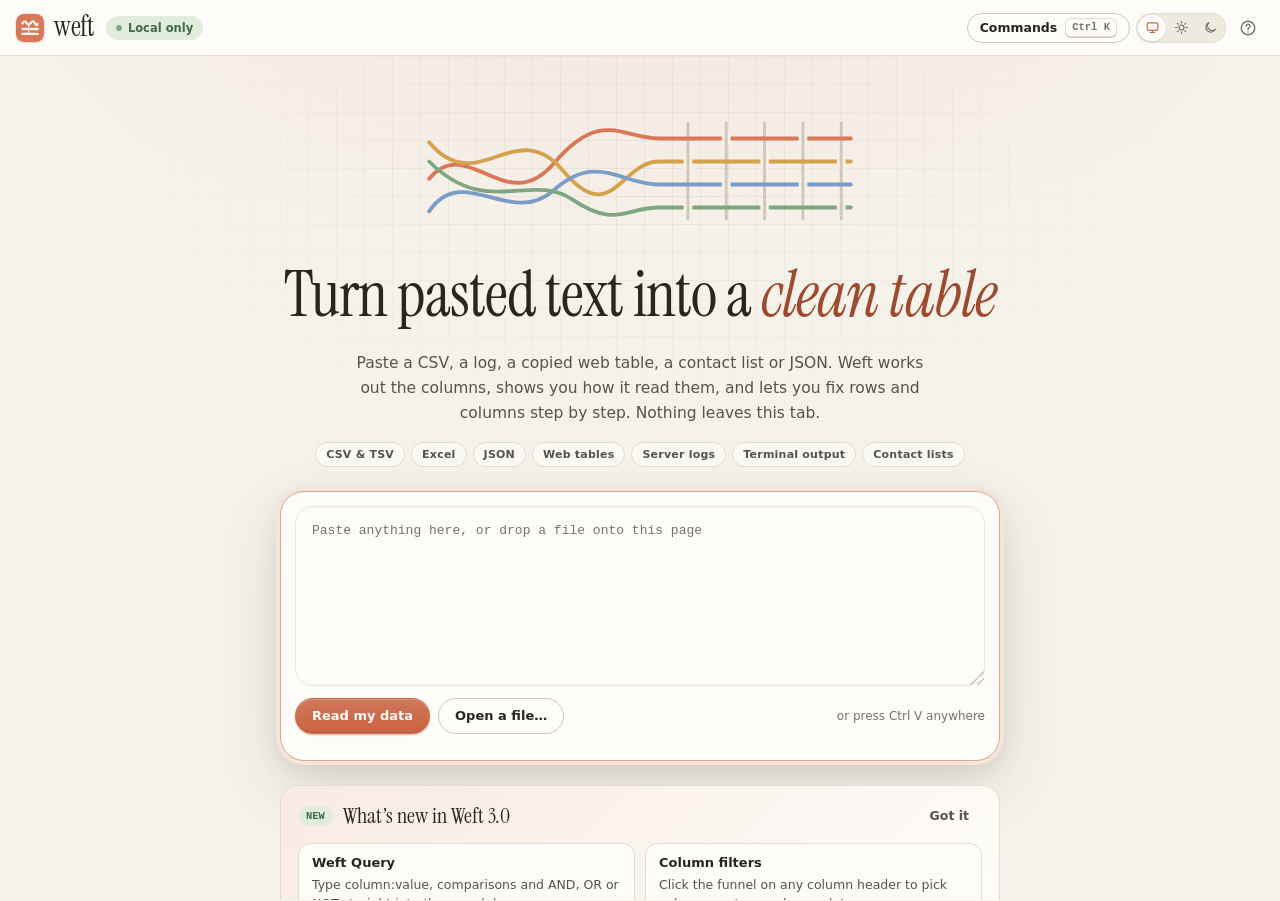
<file: index.html>
<!DOCTYPE html>
<html lang="en">
<head>
<meta charset="UTF-8">
<meta http-equiv="Content-Security-Policy" content="default-src 'self'; script-src 'self'; worker-src 'self' blob:; style-src 'self' 'unsafe-inline'; img-src 'self' data: blob:; font-src 'self'; connect-src 'none'; frame-src 'none'; object-src 'none'; base-uri 'none'; form-action 'none'">
<meta name="viewport" content="width=device-width, initial-scale=1">
<title>Weft: turn pasted text into clean tables</title>
<meta name="description" content="Paste CSV, logs, copied web tables, contact lists or JSON. Weft detects the columns, shows how it read them, and lets you clean rows and columns step by step. Runs entirely in your browser.">
<meta name="color-scheme" content="light dark">
<meta name="theme-color" content="#F5F2EA" data-light="#F5F2EA" media="(prefers-color-scheme: light)">
<meta name="theme-color" content="#1F1E1C" data-dark="#1F1E1C" media="(prefers-color-scheme: dark)">
<link rel="icon" href="favicon.ico" sizes="16x16 32x32 48x48 256x256">
<link rel="icon" type="image/svg+xml" href="favicon.svg">
<link rel="icon" type="image/jpeg" sizes="256x256" href="images/icon-256.jpg">
<link rel="apple-touch-icon" href="images/icon-256.jpg">
<link rel="preload" href="fonts/InstrumentSerif-Regular.ttf" as="font" type="font/ttf" crossorigin>
<link rel="preload" href="fonts/InstrumentSerif-Italic.ttf" as="font" type="font/ttf" crossorigin>
<link rel="stylesheet" href="css/weft.css">
<script src="js/theme.js"></script>
</head>
<body>
<div class="progress-bar page-progress" id="pageProgress" role="progressbar" aria-busy="true" aria-label="Loading"><i></i></div>
<div class="app">
  <header class="app-header" id="appHeader">
    <div class="brand">
      <img class="mark" src="favicon.svg" alt="" width="28" height="28">
      <span class="wordmark">weft</span>
    </div>
    <button type="button" class="pill-local" id="pillLocal" title="Your data never leaves this browser tab. Network access is blocked by this page's security policy."><i></i>Local only</button>
    <div class="file-meta hidden" id="fileMeta"><span class="fmt-tag" id="fmtTag"></span><span class="file-name" id="fileName"></span></div>
    <span class="spacer"></span>
    <div class="search-box hidden" id="searchBox" role="search">
      <svg width="16" height="16" viewBox="0 0 24 24" fill="none" stroke="currentColor" stroke-width="1.9" stroke-linecap="round" aria-hidden="true"><circle cx="11" cy="11" r="6.5"/><path d="M20 20l-4.2-4.2"/></svg>
      <span class="sb-field"><span class="sb-mirror" id="searchMirror" aria-hidden="true"></span><input id="searchInput" type="search" placeholder="Search rows, or try status:paid" aria-label="Search rows" autocomplete="off" spellcheck="false"></span>
      <button type="button" class="sb-badge hidden" id="searchBadge" aria-label="Search problem"><svg width="14" height="14" viewBox="0 0 24 24" fill="none" stroke="currentColor" stroke-width="2.2" stroke-linecap="round" aria-hidden="true"><path d="M12 8v5M12 16.5v.1"/><circle cx="12" cy="12" r="9"/></svg></button>
      <span class="sb-count hidden" id="searchCount" role="status"></span>
      <button type="button" class="btn btn-xs btn-secondary hidden" id="btnSearchStep" title="Keep only matching rows as a recipe step">Make this a step</button>
      <button type="button" class="icon-btn sm" id="btnSearchHelp" aria-label="Search syntax" title="Search syntax"><svg width="14" height="14" viewBox="0 0 24 24" fill="none" stroke="currentColor" stroke-width="2" stroke-linecap="round" aria-hidden="true"><circle cx="12" cy="12" r="9"/><path d="M9.6 9.5a2.5 2.5 0 1 1 3.7 2.2c-.8.4-1.3 1-1.3 1.9v.4M12 17.2v.1"/></svg></button>
      <span class="kbd" id="searchHint">Ctrl F</span>
    </div>
    <div class="hdr-actions">
      <button type="button" class="btn btn-secondary btn-sm" id="btnCommands" aria-keyshortcuts="Control+K Meta+K"><span>Commands</span><span class="kbd" id="cmdHint">Ctrl K</span></button>
      <button type="button" class="btn btn-ghost btn-sm hidden hide-sm" id="btnRecipe" aria-haspopup="menu" aria-expanded="false">Recipe
        <svg width="12" height="12" viewBox="0 0 24 24" fill="none" stroke="currentColor" stroke-width="2.2" stroke-linecap="round" aria-hidden="true"><path d="M7 10l5 5 5-5"/></svg></button>
      <button type="button" class="btn btn-ghost btn-sm hidden hide-sm" id="btnNew">New</button>
      <div class="theme-switch" id="themeSwitch" role="radiogroup" aria-label="Theme">
        <button type="button" role="radio" data-theme-opt="system" aria-checked="true" title="Match your device" aria-label="System theme"><svg width="15" height="15" viewBox="0 0 24 24" fill="none" stroke="currentColor" stroke-width="1.9" stroke-linecap="round" stroke-linejoin="round" aria-hidden="true"><rect x="3.5" y="4.5" width="17" height="12" rx="2.5"/><path d="M8.5 20h7M12 16.5V20"/></svg></button>
        <button type="button" role="radio" data-theme-opt="light" aria-checked="false" title="Light" aria-label="Light theme"><svg width="15" height="15" viewBox="0 0 24 24" fill="none" stroke="currentColor" stroke-width="1.9" stroke-linecap="round" aria-hidden="true"><circle cx="12" cy="12" r="4"/><path d="M12 2.5v2M12 19.5v2M2.5 12h2M19.5 12h2M5.3 5.3l1.4 1.4M17.3 17.3l1.4 1.4M5.3 18.7l1.4-1.4M17.3 6.7l1.4-1.4"/></svg></button>
        <button type="button" role="radio" data-theme-opt="dark" aria-checked="false" title="Dark" aria-label="Dark theme"><svg width="15" height="15" viewBox="0 0 24 24" fill="none" stroke="currentColor" stroke-width="1.9" stroke-linecap="round" stroke-linejoin="round" aria-hidden="true"><path d="M20 14.5A8 8 0 1 1 9.5 4a6.5 6.5 0 0 0 10.5 10.5z"/></svg></button>
      </div>
      <button type="button" class="icon-btn" id="btnHelp" aria-label="Keyboard shortcuts and help" title="Keyboard shortcuts (?)">
        <svg width="18" height="18" viewBox="0 0 24 24" fill="none" stroke="currentColor" stroke-width="1.9" stroke-linecap="round" aria-hidden="true"><circle cx="12" cy="12" r="9"/><path d="M9.6 9.5a2.5 2.5 0 1 1 3.7 2.2c-.8.4-1.3 1-1.3 1.9v.4M12 17.2v.1"/></svg></button>
      <button type="button" class="btn btn-primary btn-sm hidden" id="btnExport">Export</button>
    </div>
  </header>

  <div class="table-tabs hidden" id="tableTabs" role="tablist" aria-label="Tables"></div>
  <div class="reading-bar hidden" id="readingBar" aria-label="How the input was read"></div>
  <nav class="toolbar hidden" id="toolbar" aria-label="Actions"></nav>
  <div class="scrub hidden" id="scrub">
    <button type="button" class="scrub-end" id="scrubStart">Original</button>
    <div class="scrub-track" id="scrubTrack"></div>
    <button type="button" class="scrub-end" id="scrubEnd">Result</button>
    <span class="scrub-label" id="scrubLabel"></span>
  </div>
  <div class="coach hidden" id="coach" role="region" aria-label="Getting started"></div>

  <main id="emptyView" class="empty-view">
    <svg class="hero" viewBox="0 0 480 140" fill="none" stroke-linecap="round" aria-hidden="true">
      <path class="hw" stroke-width="3" d="M290 20V120M330 20V120M370 20V120M410 20V120M450 20V120"/>
      <path class="thr t1" pathLength="1" stroke-width="4" d="M20 78C60 30 100 120 150 62S220 36 260 36H460"/>
      <path class="thr t2" pathLength="1" stroke-width="4" d="M20 40C70 100 110 10 160 70S220 60 260 60H460"/>
      <path class="thr t3" pathLength="1" stroke-width="4" d="M20 112C55 60 105 130 150 90S220 84 260 84H460"/>
      <path class="thr t4" pathLength="1" stroke-width="4" d="M20 60C80 120 125 70 170 100S225 108 260 108H460"/>
      <path class="over hgap" stroke-width="9" stroke-linecap="butt" d="M330 28V44M410 28V44M290 52V68M370 52V68M450 52V68M330 76V92M410 76V92M290 100V116M370 100V116M450 100V116"/>
      <path class="over hw" stroke-width="3" stroke-linecap="butt" d="M330 28V44M410 28V44M290 52V68M370 52V68M450 52V68M330 76V92M410 76V92M290 100V116M370 100V116M450 100V116"/>
    </svg>
    <h1 id="emptyH1">Turn pasted text into a <span class="h1-accent">clean table</span></h1>
    <p class="lede">Paste a CSV, a log, a copied web table, a contact list or JSON. Weft works out the columns, shows you how it read them, and lets you fix rows and columns step by step. Nothing leaves this tab.</p>
    <ul class="format-row" aria-label="Formats Weft reads">
      <li>CSV &amp; TSV</li><li>Excel</li><li>JSON</li><li>Web tables</li><li>Server logs</li><li>Terminal output</li><li>Contact lists</li>
    </ul>
    <div class="session-banner hidden" id="sessionBanner"></div>
    <section class="paste-card" aria-label="Paste your data">
      <textarea id="pasteArea" placeholder="Paste anything here, or drop a file onto this page" aria-label="Paste your data" spellcheck="false"></textarea>
      <div class="paste-actions">
        <button type="button" class="btn btn-primary" id="btnRead">Read my data</button>
        <button type="button" class="btn btn-secondary" id="btnOpen">Open a file…</button>
        <span class="paste-hint" id="pasteHint">or press Ctrl V anywhere</span>
      </div>
      <div class="parse-err" id="parseErr" role="alert"></div>
    </section>
    <section class="whatsnew hidden" id="whatsNew" aria-label="What’s new in Weft 3.0"></section>
    <section class="examples" aria-labelledby="exLabel">
      <span class="small-label" id="exLabel">Or try an example:</span>
      <div class="examples-grid" id="examplesGrid"></div>
    </section>
    <footer class="footnote">
      <span>Runs offline. No accounts, no uploads, no tracking. <span id="appVersion" class="app-version"></span></span>
      <button type="button" class="link-btn" id="stressLink">Performance test (200,000 rows)</button>
    </footer>
  </main>

  <div class="workspace hidden" id="workspace">
    <aside class="rail" id="rail" aria-label="Recipe">
      <div class="rail-head">
        <h2>Recipe</h2><span class="count-badge" id="railCount">0</span><span class="spacer"></span>
        <button type="button" class="btn btn-primary btn-xs" id="btnAddStep"><svg width="12" height="12" viewBox="0 0 24 24" fill="none" stroke="currentColor" stroke-width="2.4" stroke-linecap="round" aria-hidden="true"><path d="M12 5v14M5 12h14"/></svg>Add step</button>
      </div>
      <div class="rail-list" id="railList"></div>
      <div class="rail-foot">
        <button type="button" class="btn btn-xs btn-ghost" id="btnRailSave">Save</button>
        <button type="button" class="btn btn-xs btn-ghost" id="btnRailLib">Library</button>
        <button type="button" class="btn btn-xs btn-ghost" id="btnRailText">Edit as text</button>
      </div>
    </aside>
    <section class="grid-wrap" aria-label="Data">
      <div class="progress-bar hidden" id="progress" role="progressbar" aria-busy="true" aria-label="Working"><i></i></div>
      <div class="vfilter hidden" id="vfilter"></div>
      <div class="gscroll" id="gscroll" tabindex="0" role="grid" aria-label="Table" aria-multiselectable="true">
        <div id="grid" class="gsizer-wrap">
          <div class="gsizer" id="gsizer">
            <div class="ghead" id="ghead" role="row" aria-rowindex="1"></div>
            <div class="gbody" id="gbody"></div>
            <div class="selrect hidden" id="selrect"></div>
          </div>
        </div>
        <div class="grid-empty hidden" id="gridEmpty"></div>
      </div>
    </section>
    <aside class="inspector" id="inspector" aria-label="Inspector">
      <div class="insp-tabs" id="inspTabs" role="tablist">
        <button type="button" class="insp-tab" role="tab" data-tab="suggestions" aria-selected="true">Suggestions<span class="count-badge hidden" id="issueCount"></span></button>
        <button type="button" class="insp-tab" role="tab" data-tab="column" aria-selected="false" tabindex="-1">Column</button>
        <button type="button" class="insp-tab" role="tab" data-tab="cell" aria-selected="false" tabindex="-1">Cell</button>
      </div>
      <div class="insp-body" id="inspBody" role="tabpanel"></div>
    </aside>
  </div>
  <footer class="status-bar hidden" id="statusBar" aria-live="off"></footer>
</div>

<div class="drop-overlay" id="dropOverlay" aria-hidden="true"><img src="favicon.svg" alt=""><b>Drop to read this file</b><span id="dropName" style="font:500 13px var(--mono);color:var(--ink-dim)"></span></div>
<div class="toast-root" id="toastRoot" aria-live="polite"></div>
<div id="srAnnounce" class="sr-only" aria-live="polite" aria-atomic="true"></div>
<input type="file" id="fileInput" hidden accept=".csv,.tsv,.txt,.json,.ndjson,.log,.md,.html,.htm,.tab,.dat,.xlsx,.xlsm,.xlsb,.xls,.ods,text/*,application/json">
<input type="file" id="refInput" hidden accept=".csv,.tsv,.txt,.json,.ndjson,.log,.xlsx,.xlsm,.xlsb,.xls,.ods,text/*,application/json">
<input type="file" id="recipeInput" hidden accept=".txt,.weft,text/plain">

<script src="js/core/00-util.js"></script>
<script src="js/core/10-values.js"></script>
<script src="js/core/20-parse.js"></script>
<script src="js/core/30-detect.js"></script>
<script src="js/core/35-tables.js"></script>
<script src="js/core/40-ops-base.js"></script>
<script src="js/core/41-ops-text.js"></script>
<script src="js/core/42-ops-rows.js"></script>
<script src="js/core/43-ops-cols.js"></script>
<script src="js/core/44-ops-reshape.js"></script>
<script src="js/core/45-query.js"></script>
<script src="js/core/46-formula.js"></script>
<script src="js/core/47-ops-formula.js"></script>
<script src="js/core/50-synthesis.js"></script>
<script src="js/core/60-pipeline.js"></script>
<script src="js/core/70-insights.js"></script>
<script src="js/core/80-samples.js"></script>
<script src="js/core/90-engine.js"></script>
<script src="js/ui/00-dom.js"></script>
<script src="js/ui/01-controls.js"></script>
<script src="js/ui/05-engine-client.js"></script>
<script src="js/ui/10-state.js"></script>
<script src="js/ui/20-selection.js"></script>
<script src="js/ui/25-grid.js"></script>
<script src="js/ui/30-forms.js"></script>
<script src="js/ui/35-dialogs.js"></script>
<script src="js/ui/40-commands.js"></script>
<script src="js/ui/45-palette-menus.js"></script>
<script src="js/ui/50-panels.js"></script>
<script src="js/ui/52-querybar.js"></script>
<script src="js/ui/53-colfilter.js"></script>
<script src="js/ui/54-find.js"></script>
<script src="js/ui/55-inspector.js"></script>
<script src="js/ui/57-whatsnew.js"></script>
<script src="js/ui/58-tabs.js"></script>
<script src="js/ui/60-reading.js"></script>
<script src="js/ui/65-export-recipes.js"></script>
<script src="js/ui/68-xlsx.js"></script>
<script src="js/ui/75-perf.js"></script>
<script src="js/ui/70-input.js"></script>
<script src="js/ui/90-app.js"></script>
</body>
</html>
</file>
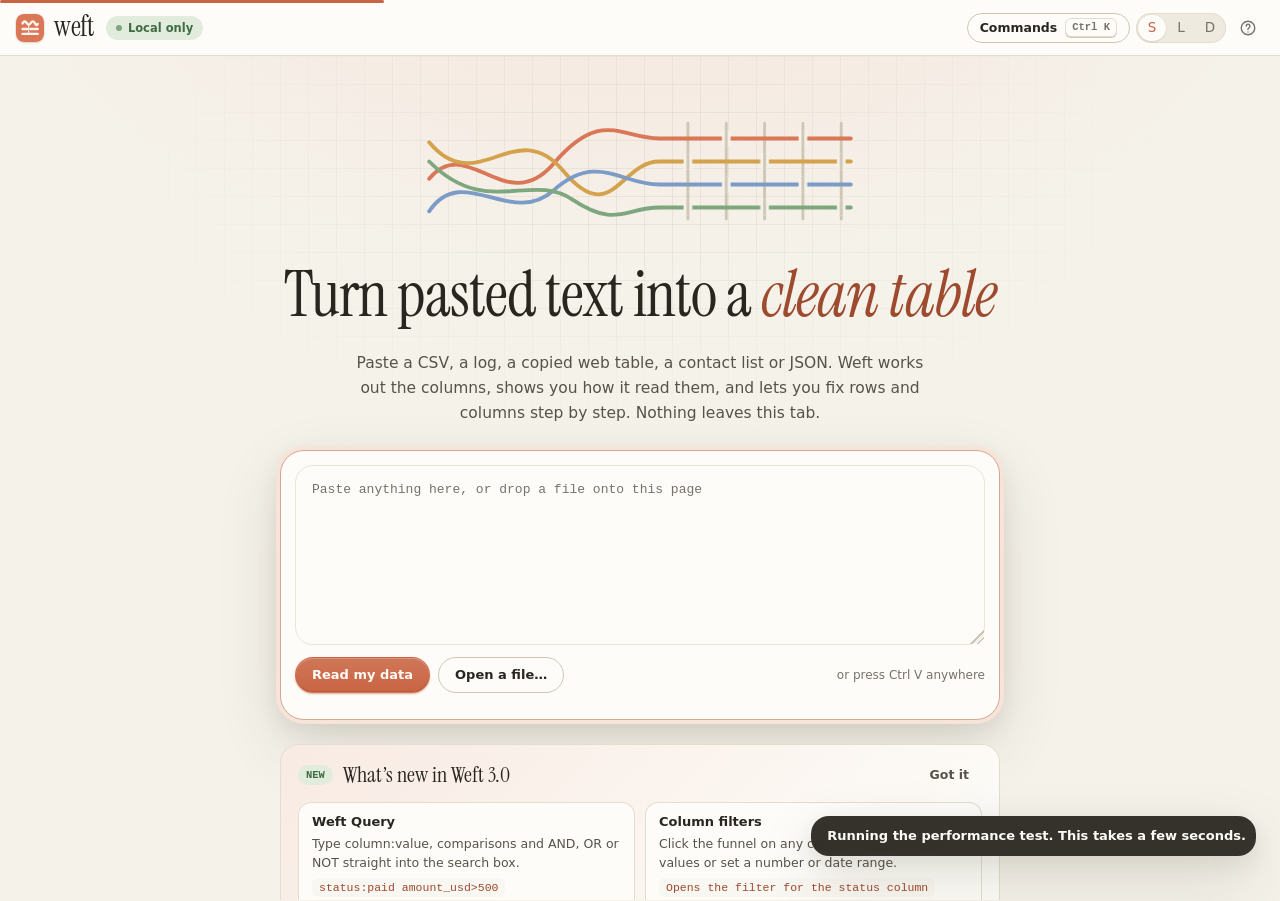
<file: perf-test.html>
<!DOCTYPE html>
<html lang="en">
<head>
<meta charset="UTF-8">
<meta http-equiv="Content-Security-Policy" content="default-src 'self'; script-src 'self'; worker-src 'self' blob:; style-src 'self' 'unsafe-inline'; img-src 'self' data: blob:; font-src 'self'; connect-src 'none'; frame-src 'none'; object-src 'none'; base-uri 'none'; form-action 'none'">
<meta name="viewport" content="width=device-width, initial-scale=1">
<title>Weft perf [perf] nowrap</title>
<meta name="description" content="Paste CSV, logs, copied web tables, contact lists or JSON. Weft detects the columns, shows how it read them, and lets you clean rows and columns step by step. Runs entirely in your browser.">
<meta name="theme-color" content="#F5F2EA" media="(prefers-color-scheme: light)">
<meta name="theme-color" content="#1F1E1C" media="(prefers-color-scheme: dark)">
<link rel="icon" type="image/svg+xml" href="favicon.svg">
<link rel="preload" href="fonts/InstrumentSerif-Regular.ttf" as="font" type="font/ttf" crossorigin>
<link rel="preload" href="fonts/InstrumentSerif-Italic.ttf" as="font" type="font/ttf" crossorigin>
<link rel="stylesheet" href="css/weft.css">
<script src="js/theme.js"></script>
</head>
<body>
<div class="progress-bar page-progress" id="pageProgress" role="progressbar" aria-busy="true" aria-label="Loading"><i></i></div>
<div class="app">
  <header class="app-header" id="appHeader">
    <div class="brand">
      <img class="mark" src="favicon.svg" alt="" width="28" height="28">
      <span class="wordmark">weft</span>
    </div>
    <button type="button" class="pill-local" id="pillLocal" title="Your data never leaves this browser tab. Network access is blocked by this page's security policy."><i></i>Local only</button>
    <div class="file-meta hidden" id="fileMeta"><span class="fmt-tag" id="fmtTag"></span><span class="file-name" id="fileName"></span></div>
    <span class="spacer"></span>
    <div class="search-box hidden" id="searchBox" role="search">
      <svg width="16" height="16" viewBox="0 0 24 24" fill="none" stroke="currentColor" stroke-width="1.9" stroke-linecap="round" aria-hidden="true"><circle cx="11" cy="11" r="6.5"/><path d="M20 20l-4.2-4.2"/></svg>
      <span class="sb-field"><span class="sb-mirror" id="searchMirror" aria-hidden="true"></span><input id="searchInput" type="search" placeholder="Search rows, or try status:paid" aria-label="Search rows" autocomplete="off" spellcheck="false"></span>
      <button type="button" class="sb-badge hidden" id="searchBadge" aria-label="Search problem"><svg width="14" height="14" viewBox="0 0 24 24" fill="none" stroke="currentColor" stroke-width="2.2" stroke-linecap="round" aria-hidden="true"><path d="M12 8v5M12 16.5v.1"/><circle cx="12" cy="12" r="9"/></svg></button>
      <span class="sb-count hidden" id="searchCount" role="status"></span>
      <button type="button" class="btn btn-xs btn-secondary hidden" id="btnSearchStep" title="Keep only matching rows as a recipe step">Make this a step</button>
      <button type="button" class="icon-btn sm" id="btnSearchHelp" aria-label="Search syntax" title="Search syntax"><svg width="14" height="14" viewBox="0 0 24 24" fill="none" stroke="currentColor" stroke-width="2" stroke-linecap="round" aria-hidden="true"><circle cx="12" cy="12" r="9"/><path d="M9.6 9.5a2.5 2.5 0 1 1 3.7 2.2c-.8.4-1.3 1-1.3 1.9v.4M12 17.2v.1"/></svg></button>
      <span class="kbd" id="searchHint">Ctrl F</span>
    </div>
    <div class="hdr-actions">
      <button type="button" class="btn btn-secondary btn-sm" id="btnCommands" aria-keyshortcuts="Control+K Meta+K"><span>Commands</span><span class="kbd" id="cmdHint">Ctrl K</span></button>
      <button type="button" class="btn btn-ghost btn-sm hidden hide-sm" id="btnRecipe" aria-haspopup="menu" aria-expanded="false">Recipe
        <svg width="12" height="12" viewBox="0 0 24 24" fill="none" stroke="currentColor" stroke-width="2.2" stroke-linecap="round" aria-hidden="true"><path d="M7 10l5 5 5-5"/></svg></button>
      <button type="button" class="btn btn-ghost btn-sm hidden hide-sm" id="btnNew">New</button>
      <div class="theme-switch" id="themeSwitch" role="radiogroup" aria-label="Theme"><button type="button" role="radio" data-theme-opt="system" aria-checked="true" aria-label="System theme">S</button><button type="button" role="radio" data-theme-opt="light" aria-checked="false" aria-label="Light theme">L</button><button type="button" role="radio" data-theme-opt="dark" aria-checked="false" aria-label="Dark theme">D</button></div>
      <button type="button" class="icon-btn" id="btnHelp" aria-label="Keyboard shortcuts and help" title="Keyboard shortcuts (?)">
        <svg width="18" height="18" viewBox="0 0 24 24" fill="none" stroke="currentColor" stroke-width="1.9" stroke-linecap="round" aria-hidden="true"><circle cx="12" cy="12" r="9"/><path d="M9.6 9.5a2.5 2.5 0 1 1 3.7 2.2c-.8.4-1.3 1-1.3 1.9v.4M12 17.2v.1"/></svg></button>
      <button type="button" class="btn btn-primary btn-sm hidden" id="btnExport">Export</button>
    </div>
  </header>

  <div class="table-tabs hidden" id="tableTabs" role="tablist" aria-label="Tables"></div>
  <div class="reading-bar hidden" id="readingBar" aria-label="How the input was read"></div>
  <nav class="toolbar hidden" id="toolbar" aria-label="Actions"></nav>
  <div class="scrub hidden" id="scrub">
    <button type="button" class="scrub-end" id="scrubStart">Original</button>
    <div class="scrub-track" id="scrubTrack"></div>
    <button type="button" class="scrub-end" id="scrubEnd">Result</button>
    <span class="scrub-label" id="scrubLabel"></span>
  </div>
  <div class="coach hidden" id="coach" role="region" aria-label="Getting started"></div>

  <main id="emptyView" class="empty-view">
    <svg class="hero" viewBox="0 0 480 140" fill="none" stroke-linecap="round" aria-hidden="true">
      <path class="hw" stroke-width="3" d="M290 20V120M330 20V120M370 20V120M410 20V120M450 20V120"/>
      <path class="thr t1" pathLength="1" stroke-width="4" d="M20 78C60 30 100 120 150 62S220 36 260 36H460"/>
      <path class="thr t2" pathLength="1" stroke-width="4" d="M20 40C70 100 110 10 160 70S220 60 260 60H460"/>
      <path class="thr t3" pathLength="1" stroke-width="4" d="M20 112C55 60 105 130 150 90S220 84 260 84H460"/>
      <path class="thr t4" pathLength="1" stroke-width="4" d="M20 60C80 120 125 70 170 100S225 108 260 108H460"/>
      <path class="over hgap" stroke-width="9" stroke-linecap="butt" d="M330 28V44M410 28V44M290 52V68M370 52V68M450 52V68M330 76V92M410 76V92M290 100V116M370 100V116M450 100V116"/>
      <path class="over hw" stroke-width="3" stroke-linecap="butt" d="M330 28V44M410 28V44M290 52V68M370 52V68M450 52V68M330 76V92M410 76V92M290 100V116M370 100V116M450 100V116"/>
    </svg>
    <h1 id="emptyH1">Turn pasted text into a <span class="h1-accent">clean table</span></h1>
    <p class="lede">Paste a CSV, a log, a copied web table, a contact list or JSON. Weft works out the columns, shows you how it read them, and lets you fix rows and columns step by step. Nothing leaves this tab.</p>
    <div class="session-banner hidden" id="sessionBanner"></div>
    <section class="paste-card" aria-label="Paste your data">
      <textarea id="pasteArea" placeholder="Paste anything here, or drop a file onto this page" aria-label="Paste your data" spellcheck="false"></textarea>
      <div class="paste-actions">
        <button type="button" class="btn btn-primary" id="btnRead">Read my data</button>
        <button type="button" class="btn btn-secondary" id="btnOpen">Open a file…</button>
        <span class="paste-hint" id="pasteHint">or press Ctrl V anywhere</span>
      </div>
      <div class="parse-err" id="parseErr" role="alert"></div>
    </section>
    <section class="whatsnew hidden" id="whatsNew" aria-label="What’s new in Weft 3.0"></section>
    <section class="examples" aria-labelledby="exLabel">
      <span class="small-label" id="exLabel">Or try an example:</span>
      <div class="examples-grid" id="examplesGrid"></div>
    </section>
    <footer class="footnote">
      <span>Runs offline. No accounts, no uploads, no tracking. <span id="appVersion" class="app-version"></span></span>
      <button type="button" class="link-btn" id="stressLink">Performance test (200,000 rows)</button>
    </footer>
  </main>

  <div class="workspace hidden" id="workspace">
    <aside class="rail" id="rail" aria-label="Recipe">
      <div class="rail-head">
        <h2>Recipe</h2><span class="count-badge" id="railCount">0</span><span class="spacer"></span>
        <button type="button" class="btn btn-primary btn-xs" id="btnAddStep"><svg width="12" height="12" viewBox="0 0 24 24" fill="none" stroke="currentColor" stroke-width="2.4" stroke-linecap="round" aria-hidden="true"><path d="M12 5v14M5 12h14"/></svg>Add step</button>
      </div>
      <div class="rail-list" id="railList"></div>
      <div class="rail-foot">
        <button type="button" class="btn btn-xs btn-ghost" id="btnRailSave">Save</button>
        <button type="button" class="btn btn-xs btn-ghost" id="btnRailLib">Library</button>
        <button type="button" class="btn btn-xs btn-ghost" id="btnRailText">Edit as text</button>
      </div>
    </aside>
    <section class="grid-wrap" aria-label="Data">
      <div class="progress-bar hidden" id="progress" role="progressbar" aria-busy="true" aria-label="Working"><i></i></div>
      <div class="vfilter hidden" id="vfilter"></div>
      <div class="gscroll" id="gscroll" tabindex="0" role="grid" aria-label="Table" aria-multiselectable="true">
        <div id="grid" class="gsizer-wrap">
          <div class="gsizer" id="gsizer">
            <div class="ghead" id="ghead" role="row" aria-rowindex="1"></div>
            <div class="gbody" id="gbody"></div>
            <div class="selrect hidden" id="selrect"></div>
          </div>
        </div>
        <div class="grid-empty hidden" id="gridEmpty"></div>
      </div>
    </section>
    <aside class="inspector" id="inspector" aria-label="Inspector">
      <div class="insp-tabs" id="inspTabs" role="tablist">
        <button type="button" class="insp-tab" role="tab" data-tab="suggestions" aria-selected="true">Suggestions<span class="count-badge hidden" id="issueCount"></span></button>
        <button type="button" class="insp-tab" role="tab" data-tab="column" aria-selected="false" tabindex="-1">Column</button>
        <button type="button" class="insp-tab" role="tab" data-tab="cell" aria-selected="false" tabindex="-1">Cell</button>
      </div>
      <div class="insp-body" id="inspBody" role="tabpanel"></div>
    </aside>
  </div>
  <footer class="status-bar hidden" id="statusBar" aria-live="off"></footer>
</div>

<div class="drop-overlay" id="dropOverlay" aria-hidden="true"><img src="favicon.svg" alt=""><b>Drop to read this file</b><span id="dropName" style="font:500 13px var(--mono);color:var(--ink-dim)"></span></div>
<div class="toast-root" id="toastRoot" aria-live="polite"></div>
<div id="srAnnounce" class="sr-only" aria-live="polite" aria-atomic="true"></div>
<input type="file" id="fileInput" hidden accept=".csv,.tsv,.txt,.json,.ndjson,.log,.md,.html,.htm,.tab,.dat,text/*,application/json">
<input type="file" id="refInput" hidden accept=".csv,.tsv,.txt,.json,.ndjson,.log,text/*,application/json">
<input type="file" id="recipeInput" hidden accept=".txt,.weft,text/plain">

<script src="js/core/00-util.js"></script>
<script src="js/core/10-values.js"></script>
<script src="js/core/20-parse.js"></script>
<script src="js/core/30-detect.js"></script>
<script src="js/core/35-tables.js"></script>
<script src="js/core/40-ops-base.js"></script>
<script src="js/core/41-ops-text.js"></script>
<script src="js/core/42-ops-rows.js"></script>
<script src="js/core/43-ops-cols.js"></script>
<script src="js/core/44-ops-reshape.js"></script>
<script src="js/core/45-query.js"></script>
<script src="js/core/46-formula.js"></script>
<script src="js/core/47-ops-formula.js"></script>
<script src="js/core/50-synthesis.js"></script>
<script src="js/core/60-pipeline.js"></script>
<script src="js/core/70-insights.js"></script>
<script src="js/core/80-samples.js"></script>
<script src="js/core/90-engine.js"></script>
<script src="js/ui/00-dom.js"></script>
<script src="js/ui/01-controls.js"></script>
<script src="js/ui/05-engine-client.js"></script>
<script src="js/ui/10-state.js"></script>
<script src="js/ui/20-selection.js"></script>
<script src="js/ui/25-grid.js"></script>
<script src="js/ui/30-forms.js"></script>
<script src="js/ui/35-dialogs.js"></script>
<script src="js/ui/40-commands.js"></script>
<script src="js/ui/45-palette-menus.js"></script>
<script src="js/ui/50-panels.js"></script>
<script src="js/ui/52-querybar.js"></script>
<script src="js/ui/53-colfilter.js"></script>
<script src="js/ui/54-find.js"></script>
<script src="js/ui/55-inspector.js"></script>
<script src="js/ui/57-whatsnew.js"></script>
<script src="js/ui/58-tabs.js"></script>
<script src="js/ui/60-reading.js"></script>
<script src="js/ui/65-export-recipes.js"></script>
<script src="js/ui/68-xlsx.js"></script>
<script src="js/ui/75-perf.js"></script>
<script src="js/ui/70-input.js"></script>
<script src="js/ui/90-app.js"></script>
<script src="js/tests/ui-drive.js"></script>
</body>
</html>
</file>
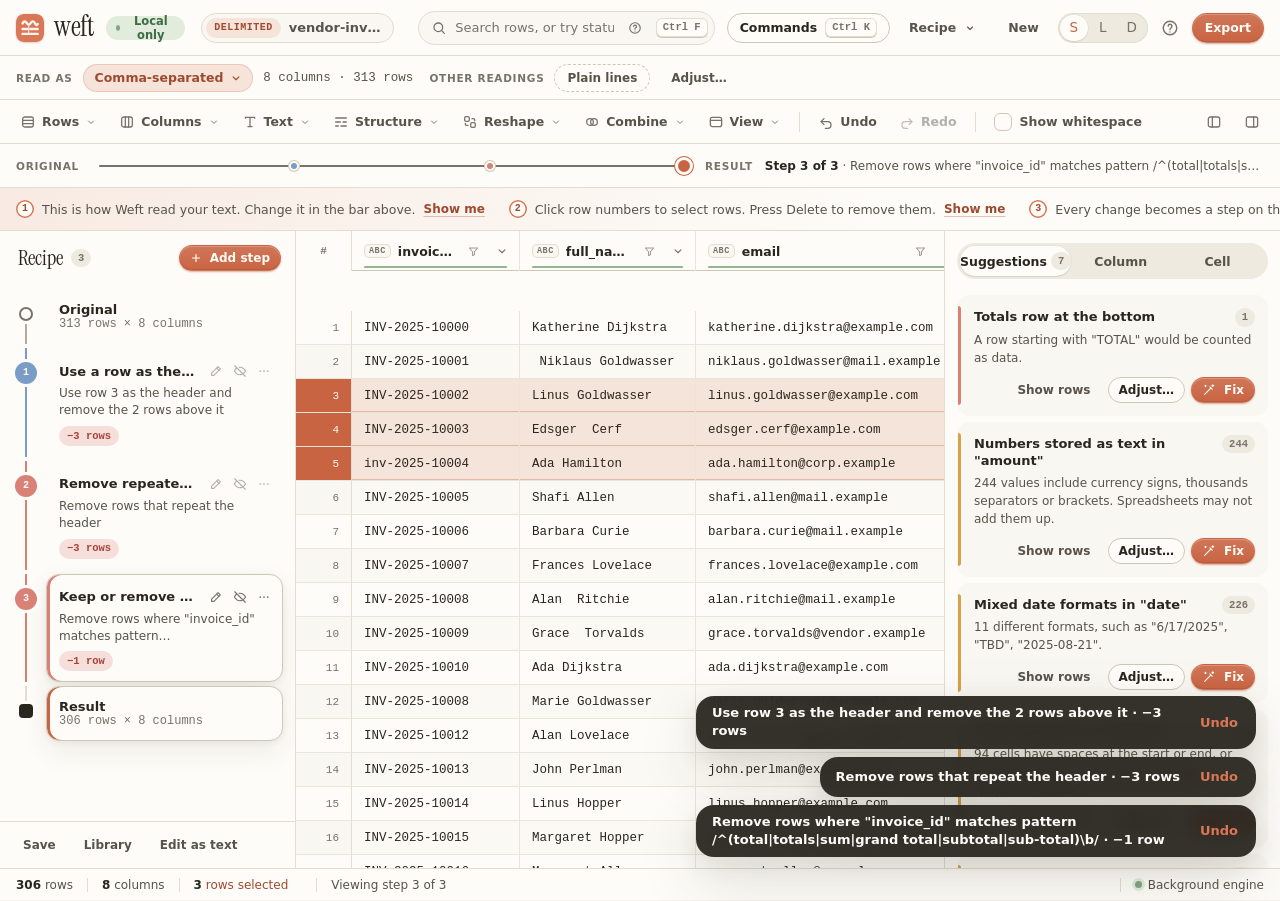
<file: ui-test.html>
<!DOCTYPE html>
<html lang="en">
<head>
<meta charset="UTF-8">
<meta http-equiv="Content-Security-Policy" content="default-src 'self'; script-src 'self'; worker-src 'self' blob:; style-src 'self' 'unsafe-inline'; img-src 'self' data: blob:; font-src 'self'; connect-src 'none'; frame-src 'none'; object-src 'none'; base-uri 'none'; form-action 'none'">
<meta name="viewport" content="width=device-width, initial-scale=1">
<title>Weft: turn pasted text into clean tables</title>
<meta name="description" content="Paste CSV, logs, copied web tables, contact lists or JSON. Weft detects the columns, shows how it read them, and lets you clean rows and columns step by step. Runs entirely in your browser.">
<meta name="theme-color" content="#F5F2EA" media="(prefers-color-scheme: light)">
<meta name="theme-color" content="#1F1E1C" media="(prefers-color-scheme: dark)">
<link rel="icon" type="image/svg+xml" href="favicon.svg">
<link rel="preload" href="fonts/InstrumentSerif-Regular.ttf" as="font" type="font/ttf" crossorigin>
<link rel="preload" href="fonts/InstrumentSerif-Italic.ttf" as="font" type="font/ttf" crossorigin>
<link rel="stylesheet" href="css/weft.css">
<script src="js/theme.js"></script>
</head>
<body>
<div class="progress-bar page-progress" id="pageProgress" role="progressbar" aria-busy="true" aria-label="Loading"><i></i></div>
<div class="app">
  <header class="app-header" id="appHeader">
    <div class="brand">
      <img class="mark" src="favicon.svg" alt="" width="28" height="28">
      <span class="wordmark">weft</span>
    </div>
    <button type="button" class="pill-local" id="pillLocal" title="Your data never leaves this browser tab. Network access is blocked by this page's security policy."><i></i>Local only</button>
    <div class="file-meta hidden" id="fileMeta"><span class="fmt-tag" id="fmtTag"></span><span class="file-name" id="fileName"></span></div>
    <span class="spacer"></span>
    <div class="search-box hidden" id="searchBox" role="search">
      <svg width="16" height="16" viewBox="0 0 24 24" fill="none" stroke="currentColor" stroke-width="1.9" stroke-linecap="round" aria-hidden="true"><circle cx="11" cy="11" r="6.5"/><path d="M20 20l-4.2-4.2"/></svg>
      <span class="sb-field"><span class="sb-mirror" id="searchMirror" aria-hidden="true"></span><input id="searchInput" type="search" placeholder="Search rows, or try status:paid" aria-label="Search rows" autocomplete="off" spellcheck="false"></span>
      <button type="button" class="sb-badge hidden" id="searchBadge" aria-label="Search problem"><svg width="14" height="14" viewBox="0 0 24 24" fill="none" stroke="currentColor" stroke-width="2.2" stroke-linecap="round" aria-hidden="true"><path d="M12 8v5M12 16.5v.1"/><circle cx="12" cy="12" r="9"/></svg></button>
      <span class="sb-count hidden" id="searchCount" role="status"></span>
      <button type="button" class="btn btn-xs btn-secondary hidden" id="btnSearchStep" title="Keep only matching rows as a recipe step">Make this a step</button>
      <button type="button" class="icon-btn sm" id="btnSearchHelp" aria-label="Search syntax" title="Search syntax"><svg width="14" height="14" viewBox="0 0 24 24" fill="none" stroke="currentColor" stroke-width="2" stroke-linecap="round" aria-hidden="true"><circle cx="12" cy="12" r="9"/><path d="M9.6 9.5a2.5 2.5 0 1 1 3.7 2.2c-.8.4-1.3 1-1.3 1.9v.4M12 17.2v.1"/></svg></button>
      <span class="kbd" id="searchHint">Ctrl F</span>
    </div>
    <div class="hdr-actions">
      <button type="button" class="btn btn-secondary btn-sm" id="btnCommands" aria-keyshortcuts="Control+K Meta+K"><span>Commands</span><span class="kbd" id="cmdHint">Ctrl K</span></button>
      <button type="button" class="btn btn-ghost btn-sm hidden hide-sm" id="btnRecipe" aria-haspopup="menu" aria-expanded="false">Recipe
        <svg width="12" height="12" viewBox="0 0 24 24" fill="none" stroke="currentColor" stroke-width="2.2" stroke-linecap="round" aria-hidden="true"><path d="M7 10l5 5 5-5"/></svg></button>
      <button type="button" class="btn btn-ghost btn-sm hidden hide-sm" id="btnNew">New</button>
      <div class="theme-switch" id="themeSwitch" role="radiogroup" aria-label="Theme"><button type="button" role="radio" data-theme-opt="system" aria-checked="true" aria-label="System theme">S</button><button type="button" role="radio" data-theme-opt="light" aria-checked="false" aria-label="Light theme">L</button><button type="button" role="radio" data-theme-opt="dark" aria-checked="false" aria-label="Dark theme">D</button></div>
      <button type="button" class="icon-btn" id="btnHelp" aria-label="Keyboard shortcuts and help" title="Keyboard shortcuts (?)">
        <svg width="18" height="18" viewBox="0 0 24 24" fill="none" stroke="currentColor" stroke-width="1.9" stroke-linecap="round" aria-hidden="true"><circle cx="12" cy="12" r="9"/><path d="M9.6 9.5a2.5 2.5 0 1 1 3.7 2.2c-.8.4-1.3 1-1.3 1.9v.4M12 17.2v.1"/></svg></button>
      <button type="button" class="btn btn-primary btn-sm hidden" id="btnExport">Export</button>
    </div>
  </header>

  <div class="table-tabs hidden" id="tableTabs" role="tablist" aria-label="Tables"></div>
  <div class="reading-bar hidden" id="readingBar" aria-label="How the input was read"></div>
  <nav class="toolbar hidden" id="toolbar" aria-label="Actions"></nav>
  <div class="scrub hidden" id="scrub">
    <button type="button" class="scrub-end" id="scrubStart">Original</button>
    <div class="scrub-track" id="scrubTrack"></div>
    <button type="button" class="scrub-end" id="scrubEnd">Result</button>
    <span class="scrub-label" id="scrubLabel"></span>
  </div>
  <div class="coach hidden" id="coach" role="region" aria-label="Getting started"></div>

  <main id="emptyView" class="empty-view">
    <svg class="hero" viewBox="0 0 480 140" fill="none" stroke-linecap="round" aria-hidden="true">
      <path class="hw" stroke-width="3" d="M290 20V120M330 20V120M370 20V120M410 20V120M450 20V120"/>
      <path class="thr t1" pathLength="1" stroke-width="4" d="M20 78C60 30 100 120 150 62S220 36 260 36H460"/>
      <path class="thr t2" pathLength="1" stroke-width="4" d="M20 40C70 100 110 10 160 70S220 60 260 60H460"/>
      <path class="thr t3" pathLength="1" stroke-width="4" d="M20 112C55 60 105 130 150 90S220 84 260 84H460"/>
      <path class="thr t4" pathLength="1" stroke-width="4" d="M20 60C80 120 125 70 170 100S225 108 260 108H460"/>
      <path class="over hgap" stroke-width="9" stroke-linecap="butt" d="M330 28V44M410 28V44M290 52V68M370 52V68M450 52V68M330 76V92M410 76V92M290 100V116M370 100V116M450 100V116"/>
      <path class="over hw" stroke-width="3" stroke-linecap="butt" d="M330 28V44M410 28V44M290 52V68M370 52V68M450 52V68M330 76V92M410 76V92M290 100V116M370 100V116M450 100V116"/>
    </svg>
    <h1 id="emptyH1">Turn pasted text into a <span class="h1-accent">clean table</span></h1>
    <p class="lede">Paste a CSV, a log, a copied web table, a contact list or JSON. Weft works out the columns, shows you how it read them, and lets you fix rows and columns step by step. Nothing leaves this tab.</p>
    <div class="session-banner hidden" id="sessionBanner"></div>
    <section class="paste-card" aria-label="Paste your data">
      <textarea id="pasteArea" placeholder="Paste anything here, or drop a file onto this page" aria-label="Paste your data" spellcheck="false"></textarea>
      <div class="paste-actions">
        <button type="button" class="btn btn-primary" id="btnRead">Read my data</button>
        <button type="button" class="btn btn-secondary" id="btnOpen">Open a file…</button>
        <span class="paste-hint" id="pasteHint">or press Ctrl V anywhere</span>
      </div>
      <div class="parse-err" id="parseErr" role="alert"></div>
    </section>
    <section class="whatsnew hidden" id="whatsNew" aria-label="What’s new in Weft 3.0"></section>
    <section class="examples" aria-labelledby="exLabel">
      <span class="small-label" id="exLabel">Or try an example:</span>
      <div class="examples-grid" id="examplesGrid"></div>
    </section>
    <footer class="footnote">
      <span>Runs offline. No accounts, no uploads, no tracking. <span id="appVersion" class="app-version"></span></span>
      <button type="button" class="link-btn" id="stressLink">Performance test (200,000 rows)</button>
    </footer>
  </main>

  <div class="workspace hidden" id="workspace">
    <aside class="rail" id="rail" aria-label="Recipe">
      <div class="rail-head">
        <h2>Recipe</h2><span class="count-badge" id="railCount">0</span><span class="spacer"></span>
        <button type="button" class="btn btn-primary btn-xs" id="btnAddStep"><svg width="12" height="12" viewBox="0 0 24 24" fill="none" stroke="currentColor" stroke-width="2.4" stroke-linecap="round" aria-hidden="true"><path d="M12 5v14M5 12h14"/></svg>Add step</button>
      </div>
      <div class="rail-list" id="railList"></div>
      <div class="rail-foot">
        <button type="button" class="btn btn-xs btn-ghost" id="btnRailSave">Save</button>
        <button type="button" class="btn btn-xs btn-ghost" id="btnRailLib">Library</button>
        <button type="button" class="btn btn-xs btn-ghost" id="btnRailText">Edit as text</button>
      </div>
    </aside>
    <section class="grid-wrap" aria-label="Data">
      <div class="progress-bar hidden" id="progress" role="progressbar" aria-busy="true" aria-label="Working"><i></i></div>
      <div class="vfilter hidden" id="vfilter"></div>
      <div class="gscroll" id="gscroll" tabindex="0" role="grid" aria-label="Table" aria-multiselectable="true">
        <div id="grid" class="gsizer-wrap">
          <div class="gsizer" id="gsizer">
            <div class="ghead" id="ghead" role="row" aria-rowindex="1"></div>
            <div class="gbody" id="gbody"></div>
            <div class="selrect hidden" id="selrect"></div>
          </div>
        </div>
        <div class="grid-empty hidden" id="gridEmpty"></div>
      </div>
    </section>
    <aside class="inspector" id="inspector" aria-label="Inspector">
      <div class="insp-tabs" id="inspTabs" role="tablist">
        <button type="button" class="insp-tab" role="tab" data-tab="suggestions" aria-selected="true">Suggestions<span class="count-badge hidden" id="issueCount"></span></button>
        <button type="button" class="insp-tab" role="tab" data-tab="column" aria-selected="false" tabindex="-1">Column</button>
        <button type="button" class="insp-tab" role="tab" data-tab="cell" aria-selected="false" tabindex="-1">Cell</button>
      </div>
      <div class="insp-body" id="inspBody" role="tabpanel"></div>
    </aside>
  </div>
  <footer class="status-bar hidden" id="statusBar" aria-live="off"></footer>
</div>

<div class="drop-overlay" id="dropOverlay" aria-hidden="true"><img src="favicon.svg" alt=""><b>Drop to read this file</b><span id="dropName" style="font:500 13px var(--mono);color:var(--ink-dim)"></span></div>
<div class="toast-root" id="toastRoot" aria-live="polite"></div>
<div id="srAnnounce" class="sr-only" aria-live="polite" aria-atomic="true"></div>
<input type="file" id="fileInput" hidden accept=".csv,.tsv,.txt,.json,.ndjson,.log,.md,.html,.htm,.tab,.dat,text/*,application/json">
<input type="file" id="refInput" hidden accept=".csv,.tsv,.txt,.json,.ndjson,.log,text/*,application/json">
<input type="file" id="recipeInput" hidden accept=".txt,.weft,text/plain">

<script src="js/core/00-util.js"></script>
<script src="js/core/10-values.js"></script>
<script src="js/core/20-parse.js"></script>
<script src="js/core/30-detect.js"></script>
<script src="js/core/35-tables.js"></script>
<script src="js/core/40-ops-base.js"></script>
<script src="js/core/41-ops-text.js"></script>
<script src="js/core/42-ops-rows.js"></script>
<script src="js/core/43-ops-cols.js"></script>
<script src="js/core/44-ops-reshape.js"></script>
<script src="js/core/45-query.js"></script>
<script src="js/core/46-formula.js"></script>
<script src="js/core/47-ops-formula.js"></script>
<script src="js/core/50-synthesis.js"></script>
<script src="js/core/60-pipeline.js"></script>
<script src="js/core/70-insights.js"></script>
<script src="js/core/80-samples.js"></script>
<script src="js/core/90-engine.js"></script>
<script src="js/ui/00-dom.js"></script>
<script src="js/ui/01-controls.js"></script>
<script src="js/ui/05-engine-client.js"></script>
<script src="js/ui/10-state.js"></script>
<script src="js/ui/20-selection.js"></script>
<script src="js/ui/25-grid.js"></script>
<script src="js/ui/30-forms.js"></script>
<script src="js/ui/35-dialogs.js"></script>
<script src="js/ui/40-commands.js"></script>
<script src="js/ui/45-palette-menus.js"></script>
<script src="js/ui/50-panels.js"></script>
<script src="js/ui/52-querybar.js"></script>
<script src="js/ui/53-colfilter.js"></script>
<script src="js/ui/54-find.js"></script>
<script src="js/ui/55-inspector.js"></script>
<script src="js/ui/57-whatsnew.js"></script>
<script src="js/ui/58-tabs.js"></script>
<script src="js/ui/60-reading.js"></script>
<script src="js/ui/65-export-recipes.js"></script>
<script src="js/ui/68-xlsx.js"></script>
<script src="js/ui/75-perf.js"></script>
<script src="js/ui/70-input.js"></script>
<script src="js/ui/90-app.js"></script>
<script src="js/tests/ui-v3.js"></script>
<script src="js/tests/ui-p2.js"></script>
<script src="js/tests/ui-p3.js"></script>
<script src="js/tests/ui-p4.js"></script>
<script src="js/tests/ui-quality.js"></script>
<script src="js/tests/ui-drive.js"></script>
</body>
</html>
</file>
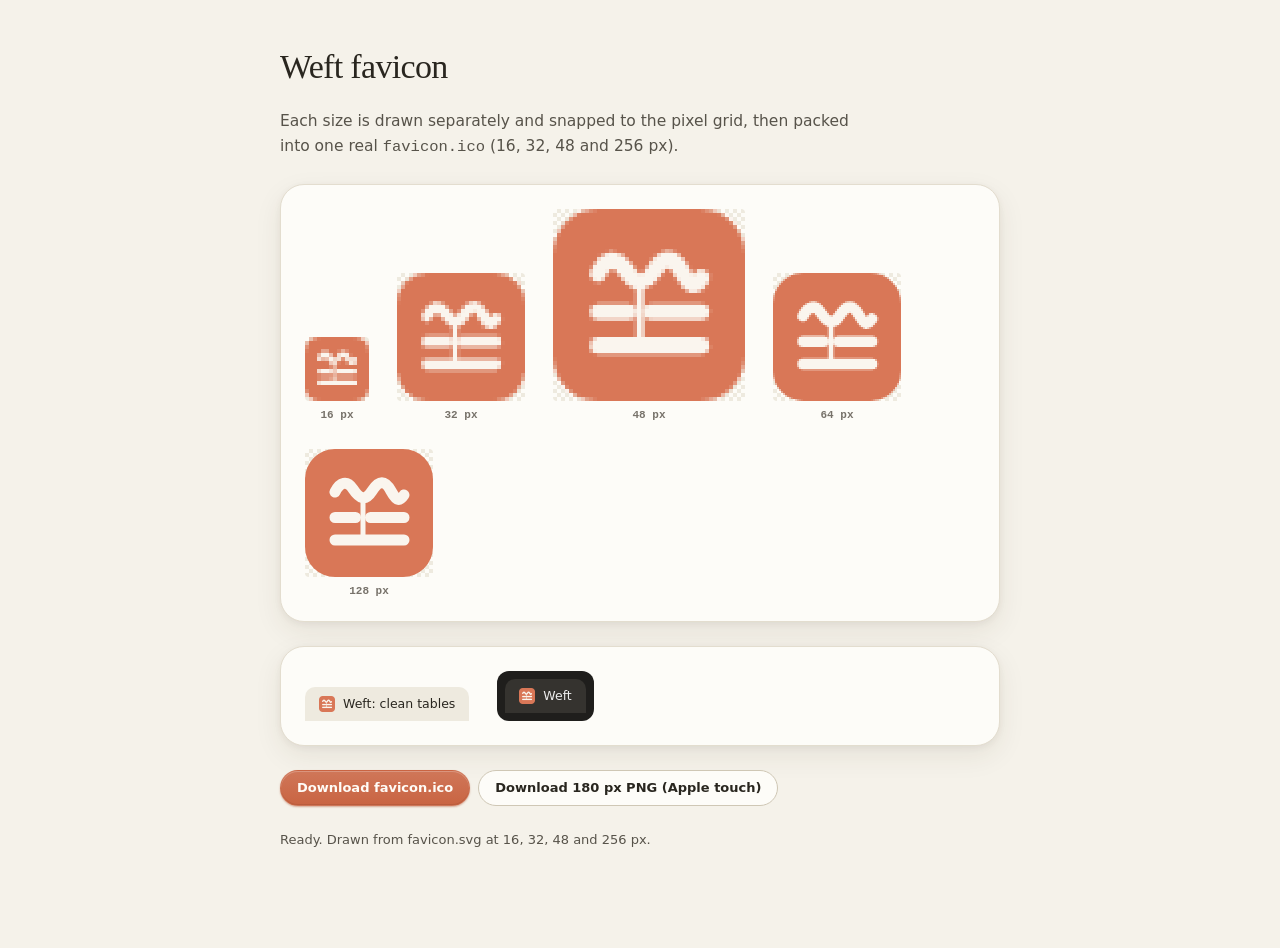
<file: tools/favicon.html>
<!DOCTYPE html>
<html lang="en">
<head>
<meta charset="UTF-8">
<meta name="viewport" content="width=device-width, initial-scale=1">
<title>Weft favicon builder</title>
<link rel="icon" type="image/svg+xml" href="../favicon.svg">
<link rel="stylesheet" href="../css/weft.css">
<style>
body{overflow:auto}
.wrap{max-width:760px;margin:48px auto;padding:0 20px;display:flex;flex-direction:column;gap:24px}
h1{font:500 34px/1.1 var(--serif);letter-spacing:-.02em}
.row{display:flex;gap:28px;align-items:flex-end;flex-wrap:wrap;padding:24px;background:var(--surface);border:1px solid var(--border);border-radius:var(--r-xl);box-shadow:var(--shadow-2)}
.row figure{display:flex;flex-direction:column;align-items:center;gap:8px;font:600 11px var(--mono);color:var(--ink-mute)}
.row canvas{image-rendering:pixelated;background:repeating-conic-gradient(var(--raised) 0 25%,transparent 0 50%) 0 0/8px 8px;border-radius:4px}
.tab{display:flex;align-items:center;gap:8px;height:34px;padding:0 14px;border-radius:10px 10px 0 0;background:var(--raised);font:500 12.5px var(--sans);width:max-content}
.dark .tab{background:#35332F;color:#EEE}
</style>
</head>
<body>
<main class="wrap">
  <h1>Weft favicon</h1>
  <p class="lede" style="text-align:left">Each size is drawn separately and snapped to the pixel grid, then packed into one real <code>favicon.ico</code> (16, 32, 48 and 256 px).</p>
  <div class="row" id="previews"></div>
  <div class="row"><div class="tab"><img id="tabIcon" width="16" height="16" alt="">Weft: clean tables</div><div class="dark" style="padding:8px;border-radius:12px;background:#1F1E1C"><div class="tab"><img id="tabIcon2" width="16" height="16" alt="">Weft</div></div></div>
  <div style="display:flex;gap:8px"><button class="btn btn-primary" id="dl" type="button">Download favicon.ico</button><button class="btn btn-secondary" id="dlpng" type="button">Download 180 px PNG (Apple touch)</button></div>
  <p class="dlg-note" id="info"></p>
</main>
<script src="favicon-gen.js"></script>
</body>
</html>
</file>
<file: css/weft.css>
@font-face{font-family:"Instrument Serif";src:url("../fonts/InstrumentSerif-Regular.ttf") format("truetype");font-weight:400;font-style:normal;font-display:swap}
@font-face{font-family:"Instrument Serif";src:url("../fonts/InstrumentSerif-Italic.ttf") format("truetype");font-weight:400;font-style:italic;font-display:swap}
:root{
  --display:"Instrument Serif",ui-serif,"Iowan Old Style","New York",Georgia,serif;
  --bg:#F5F2EA;--bg-2:#EFEBE0;--surface:#FDFCF8;--surface-2:#F9F7F1;--raised:#EEEADF;--raised-2:#E5E0D2;
  --border:#E3DDCF;--border-hi:#CFC7B5;--line:#EAE5D8;
  --ink:#29261F;--ink-dim:#57534A;--ink-mute:#77726A;
  --clay:#C96442;--clay-hi:#B5573A;--clay-soft:#D97757;--clay-wash:#F6E3DA;--clay-ink:#9E4A2F;--on-clay:#FFFCF7;
  --primary:#C96442;--primary-hi:#B5573A;--primary-wash:#F6E3DA;--on-primary:#FFFCF7;
  --ochre:#8F6516;--ochre-line:#D4A24C;--ochre-wash:#F5EAD2;
  --sage:#3F6B45;--sage-line:#7FA77F;--sage-wash:#E2ECDD;
  --slate:#3E5F8F;--slate-line:#7C9CC8;--slate-wash:#E1E8F3;
  --rose:#A8423B;--rose-line:#D98077;--rose-wash:#F6DFDB;
  --stone:#6C675D;--stone-line:#B3AC9E;--stone-wash:#ECE8DF;
  --sel-wash:#F4E4DA;--sel-line:#E4B8A3;--focus:#C96442;
  --scrim:rgba(41,38,31,.34);
  --hatch:rgba(120,104,80,.10);--edge:rgba(60,48,30,.16);
  --shadow-1:0 1px 2px rgba(60,48,30,.06),0 1px 1px rgba(60,48,30,.04);
  --shadow-2:0 2px 6px rgba(60,48,30,.06),0 10px 28px rgba(60,48,30,.08);
  --shadow-3:0 8px 24px rgba(60,48,30,.10),0 24px 64px rgba(60,48,30,.14);
  --r-xs:6px;--r-sm:9px;--r-md:13px;--r-lg:18px;--r-xl:24px;--r-pill:999px;
  --row-h:34px;
  --ease:cubic-bezier(.2,.8,.2,1);
  --serif:ui-serif,"Iowan Old Style","New York","Palatino Linotype",Palatino,"Book Antiqua",Georgia,serif;
  --sans:ui-sans-serif,-apple-system,BlinkMacSystemFont,"Segoe UI Variable Text","Segoe UI",system-ui,Roboto,"Helvetica Neue",Arial,sans-serif;
  --mono:ui-monospace,"SF Mono","Cascadia Code","Cascadia Mono","Roboto Mono",Menlo,Consolas,monospace;
  color-scheme:light;
}
@media(prefers-color-scheme:dark){:root:not([data-theme="light"]){
  --bg:#1F1E1C;--bg-2:#262523;--surface:#2A2926;--surface-2:#2F2E2B;--raised:#383632;--raised-2:#43413C;
  --border:#3C3A36;--border-hi:#57544D;--line:#35332F;
  --ink:#F2EFE7;--ink-dim:#CFCAC0;--ink-mute:#A39E94;
  --clay:#E08A6A;--clay-hi:#EB9B7C;--clay-soft:#D97757;--clay-wash:#46302A;--clay-ink:#F0A487;--on-clay:#1F1E1C;
  --primary:#E08A6A;--primary-hi:#EB9B7C;--primary-wash:#46302A;--on-primary:#1F1E1C;
  --ochre:#E6BD6E;--ochre-line:#C9993F;--ochre-wash:#3E3421;
  --sage:#9CC79B;--sage-line:#6F9A70;--sage-wash:#2B3A2B;
  --slate:#A4BDE3;--slate-line:#6F8DBB;--slate-wash:#2A3445;
  --rose:#EE9A91;--rose-line:#C46A60;--rose-wash:#452B28;
  --stone:#C4BEB2;--stone-line:#7E786D;--stone-wash:#393732;
  --sel-wash:#43332C;--sel-line:#7D5646;--focus:#E08A6A;
  --scrim:rgba(0,0,0,.5);
  --hatch:rgba(255,245,230,.05);--edge:rgba(0,0,0,.45);
  --shadow-1:0 1px 2px rgba(0,0,0,.3);
  --shadow-2:0 2px 8px rgba(0,0,0,.3),0 10px 28px rgba(0,0,0,.28);
  --shadow-3:0 10px 30px rgba(0,0,0,.4),0 24px 64px rgba(0,0,0,.45);
  color-scheme:dark;
}}
:root[data-theme="dark"]{
  --bg:#1F1E1C;--bg-2:#262523;--surface:#2A2926;--surface-2:#2F2E2B;--raised:#383632;--raised-2:#43413C;
  --border:#3C3A36;--border-hi:#57544D;--line:#35332F;
  --ink:#F2EFE7;--ink-dim:#CFCAC0;--ink-mute:#A39E94;
  --clay:#E08A6A;--clay-hi:#EB9B7C;--clay-soft:#D97757;--clay-wash:#46302A;--clay-ink:#F0A487;--on-clay:#1F1E1C;
  --primary:#E08A6A;--primary-hi:#EB9B7C;--primary-wash:#46302A;--on-primary:#1F1E1C;
  --ochre:#E6BD6E;--ochre-line:#C9993F;--ochre-wash:#3E3421;
  --sage:#9CC79B;--sage-line:#6F9A70;--sage-wash:#2B3A2B;
  --slate:#A4BDE3;--slate-line:#6F8DBB;--slate-wash:#2A3445;
  --rose:#EE9A91;--rose-line:#C46A60;--rose-wash:#452B28;
  --stone:#C4BEB2;--stone-line:#7E786D;--stone-wash:#393732;
  --sel-wash:#43332C;--sel-line:#7D5646;--focus:#E08A6A;
  --scrim:rgba(0,0,0,.5);
  --hatch:rgba(255,245,230,.05);--edge:rgba(0,0,0,.45);
  --shadow-1:0 1px 2px rgba(0,0,0,.3);
  --shadow-2:0 2px 8px rgba(0,0,0,.3),0 10px 28px rgba(0,0,0,.28);
  --shadow-3:0 10px 30px rgba(0,0,0,.4),0 24px 64px rgba(0,0,0,.45);
  color-scheme:dark;
}
:root[data-contrast="high"]{
  --bg:#FFFFFF;--bg-2:#F4F4F4;--surface:#FFFFFF;--surface-2:#F2F2F2;--raised:#E6E6E6;--raised-2:#D6D6D6;
  --border:#6B6B6B;--border-hi:#2B2B2B;--line:#9A9A9A;
  --ink:#000000;--ink-dim:#1A1A1A;--ink-mute:#3D3D3D;
  --clay:#A3381A;--clay-hi:#842B12;--clay-soft:#B8441F;--clay-wash:#FFE2D6;--clay-ink:#7A260D;--on-clay:#FFFFFF;
  --primary:#A3381A;--primary-hi:#842B12;--primary-wash:#FFE2D6;--on-primary:#FFFFFF;
  --ochre:#6B4600;--ochre-line:#9A6700;--ochre-wash:#FFF0C2;
  --sage:#1D4D24;--sage-line:#2E7D38;--sage-wash:#DDF2DA;
  --slate:#1B3F75;--slate-line:#2F5FA8;--slate-wash:#DCE8FA;
  --rose:#8A1414;--rose-line:#C02424;--rose-wash:#FFE0E0;
  --stone:#333333;--stone-line:#5A5A5A;--stone-wash:#EBEBEB;
  --sel-wash:#FFD9C7;--sel-line:#A3381A;--focus:#0050C8;--hatch:rgba(0,0,0,.18);--edge:rgba(0,0,0,.35);
  --shadow-1:0 0 0 1px rgba(0,0,0,.25);--shadow-2:0 0 0 1px rgba(0,0,0,.4),0 4px 12px rgba(0,0,0,.15);--shadow-3:0 0 0 1px rgba(0,0,0,.5),0 12px 32px rgba(0,0,0,.25)
}
:root[data-contrast="high"][data-theme="dark"]{
  --bg:#000000;--bg-2:#0A0A0A;--surface:#000000;--surface-2:#141414;--raised:#262626;--raised-2:#333333;
  --border:#8C8C8C;--border-hi:#D9D9D9;--line:#5C5C5C;
  --ink:#FFFFFF;--ink-dim:#F0F0F0;--ink-mute:#C8C8C8;
  --clay:#FF9E7A;--clay-hi:#FFB596;--clay-soft:#FF9E7A;--clay-wash:#4A1E10;--clay-ink:#FFC2AA;--on-clay:#000000;
  --primary:#FF9E7A;--primary-hi:#FFB596;--primary-wash:#4A1E10;--on-primary:#000000;
  --ochre:#FFD36B;--ochre-line:#FFC233;--ochre-wash:#3D2E00;--sage:#9BEFA0;--sage-line:#5BD465;--sage-wash:#0E3312;
  --slate:#A8CCFF;--slate-line:#6AA6FF;--slate-wash:#0D2547;--rose:#FFA3A3;--rose-line:#FF6B6B;--rose-wash:#470F0F;
  --stone:#E0E0E0;--stone-line:#A6A6A6;--stone-wash:#262626;
  --sel-wash:#5A2410;--sel-line:#FF9E7A;--focus:#7FB2FF;--hatch:rgba(255,255,255,.16);--edge:rgba(0,0,0,.8);
  --shadow-1:0 0 0 1px rgba(255,255,255,.3);--shadow-2:0 0 0 1px rgba(255,255,255,.4);--shadow-3:0 0 0 1px rgba(255,255,255,.55);
  color-scheme:dark
}
@media(prefers-color-scheme:dark){:root[data-contrast="high"]:not([data-theme="light"]){
  --bg:#000000;--bg-2:#0A0A0A;--surface:#000000;--surface-2:#141414;--raised:#262626;--raised-2:#333333;
  --border:#8C8C8C;--border-hi:#D9D9D9;--line:#5C5C5C;
  --ink:#FFFFFF;--ink-dim:#F0F0F0;--ink-mute:#C8C8C8;
  --clay:#FF9E7A;--clay-hi:#FFB596;--clay-soft:#FF9E7A;--clay-wash:#4A1E10;--clay-ink:#FFC2AA;--on-clay:#000000;
  --primary:#FF9E7A;--primary-hi:#FFB596;--primary-wash:#4A1E10;--on-primary:#000000;
  --ochre:#FFD36B;--ochre-line:#FFC233;--ochre-wash:#3D2E00;--sage:#9BEFA0;--sage-line:#5BD465;--sage-wash:#0E3312;
  --slate:#A8CCFF;--slate-line:#6AA6FF;--slate-wash:#0D2547;--rose:#FFA3A3;--rose-line:#FF6B6B;--rose-wash:#470F0F;
  --stone:#E0E0E0;--stone-line:#A6A6A6;--stone-wash:#262626;
  --sel-wash:#5A2410;--sel-line:#FF9E7A;--focus:#7FB2FF;--hatch:rgba(255,255,255,.16);--edge:rgba(0,0,0,.8);
  --shadow-1:0 0 0 1px rgba(255,255,255,.3);--shadow-2:0 0 0 1px rgba(255,255,255,.4);--shadow-3:0 0 0 1px rgba(255,255,255,.55);
  color-scheme:dark
}}
:root[data-contrast="high"] .empty-view{background:none}
:root[data-contrast="high"] .empty-view::before{display:none}
:root[data-contrast="high"] .btn-primary{background:var(--primary)}
:root[data-contrast="high"] .toast{background:var(--ink);-webkit-backdrop-filter:none;backdrop-filter:none}
:root[data-contrast="high"] .scrim{-webkit-backdrop-filter:none;backdrop-filter:none}
:root[data-contrast="high"] :focus-visible{outline-width:3px}
:root[data-density="comfortable"]{--row-h:38px}
:root[data-density="compact"]{--row-h:28px}

*{margin:0;padding:0;box-sizing:border-box}
html,body{height:100%}
body{background:var(--bg);color:var(--ink);font:450 13.5px/1.5 var(--sans);-webkit-font-smoothing:antialiased;-moz-osx-font-smoothing:grayscale;text-rendering:optimizeLegibility;overflow:hidden}
button,input,select,textarea{font:inherit;color:inherit}
button{cursor:pointer;border:0;background:none}
::selection{background:var(--clay-wash)}
:focus-visible{outline:2px solid var(--focus);outline-offset:2px;border-radius:var(--r-xs)}
.hidden{display:none!important}
.sr-only{position:absolute;width:1px;height:1px;overflow:hidden;clip:rect(0 0 0 0);white-space:nowrap}
svg{display:block;flex:none}
*{scrollbar-width:thin;scrollbar-color:var(--border-hi) transparent}
*::-webkit-scrollbar{width:10px;height:10px}
*::-webkit-scrollbar-thumb{background:var(--border-hi);border-radius:10px;border:3px solid transparent;background-clip:padding-box}
*::-webkit-scrollbar-track{background:transparent}

.app{height:100vh;height:100dvh;display:flex;flex-direction:column}

.btn{display:inline-flex;align-items:center;justify-content:center;gap:8px;height:36px;padding:0 16px;border-radius:var(--r-pill);font:600 13px var(--sans);white-space:nowrap;border:1px solid transparent;transition:background .12s,box-shadow .12s,transform .08s,border-color .12s,color .12s}
.btn:active{transform:scale(.97)}
.btn-primary{background:linear-gradient(180deg,color-mix(in srgb,var(--primary) 88%,#fff) 0%,var(--primary) 100%);color:var(--on-primary);box-shadow:0 1px 0 rgba(255,255,255,.22) inset,0 -1px 0 rgba(0,0,0,.08) inset,0 1px 2px color-mix(in srgb,var(--primary) 40%,transparent),var(--shadow-1)}
.btn-primary:hover{background:linear-gradient(180deg,var(--primary) 0%,var(--primary-hi) 100%)}
.btn-secondary{background:var(--surface);color:var(--ink);border-color:var(--border-hi)}
.btn-secondary:hover{background:var(--surface-2);border-color:var(--ink-mute)}
.btn-ghost{color:var(--ink-dim)}
.btn-ghost:hover{background:var(--raised);color:var(--ink)}
.btn-danger{background:var(--rose);color:var(--surface)}
.btn-danger:hover{filter:brightness(1.05)}
.btn-sm{height:30px;padding:0 12px;font-size:12.5px}
.btn-xs{height:26px;padding:0 10px;font-size:12px}
.btn[disabled],.btn[aria-disabled="true"]{opacity:.45;cursor:not-allowed;transform:none;box-shadow:none}
.icon-btn{width:32px;height:32px;display:inline-flex;align-items:center;justify-content:center;border-radius:var(--r-pill);color:var(--ink-mute);transition:background .12s,color .12s}
.icon-btn:hover{background:var(--raised);color:var(--ink)}
.icon-btn.sm{width:26px;height:26px}
.icon-btn[aria-pressed="true"]{color:var(--clay);background:var(--clay-wash)}
.kbd{font:600 10.5px/1 var(--mono);padding:3px 6px;border-radius:6px;background:var(--surface);border:1px solid var(--border);box-shadow:0 1px 0 var(--border-hi);color:var(--ink-mute);white-space:nowrap}
.btn-primary .kbd{background:transparent;border-color:rgba(255,255,255,.35);color:inherit;opacity:.85}

.app-header{height:56px;display:flex;align-items:center;gap:12px;padding:0 16px;background:var(--surface);border-bottom:1px solid var(--border);flex:none;position:relative;z-index:5}
.brand{display:flex;align-items:center;gap:10px;flex:none}
.brand .mark{width:28px;height:28px;border-radius:8px;box-shadow:0 1px 2px rgba(120,60,30,.18),0 0 0 .5px rgba(120,60,30,.12)}
.wordmark{font:400 28px/1 var(--display);letter-spacing:-.01em;color:var(--ink);transform:translateY(-1px)}
.pill-local{display:inline-flex;align-items:center;gap:6px;height:24px;padding:0 10px;border-radius:var(--r-pill);background:var(--sage-wash);color:var(--sage);font:600 11.5px var(--sans);cursor:help}
.pill-local i{width:6px;height:6px;border-radius:50%;background:var(--sage-line);display:block}
.file-meta{display:flex;align-items:center;gap:8px;min-width:0;height:30px;padding:0 12px 0 4px;margin-left:4px;border-radius:var(--r-pill);background:var(--surface-2);border:1px solid var(--border)}
.fmt-tag{font:650 10px/1 var(--mono);padding:5px 8px;border-radius:var(--r-pill);background:var(--clay-wash);color:var(--clay-ink);letter-spacing:.05em;white-space:nowrap}
.file-name{font:600 13px var(--sans);color:var(--ink-dim);max-width:260px;min-width:0;overflow:hidden;text-overflow:ellipsis;white-space:nowrap}
.spacer{flex:1}
.search-box{display:flex;align-items:center;gap:8px;height:34px;padding:0 6px 0 12px;background:var(--surface-2);border:1px solid var(--border);border-radius:var(--r-pill);width:min(380px,34vw);transition:border-color .12s,background .12s,box-shadow .12s,width .2s var(--ease)}
.search-box:focus-within{border-color:var(--clay);background:var(--surface);box-shadow:0 0 0 3px var(--clay-wash);width:min(520px,46vw)}
.search-box:focus-within .kbd,.search-box:has(input:not(:placeholder-shown)) .kbd{display:none}
.search-box svg{color:var(--ink-mute)}
.search-box input{flex:1;min-width:0;border:0;background:transparent;outline:none;font:500 13px var(--sans)}
.search-box input::placeholder{color:var(--ink-mute)}
.search-box .btn-xs{height:24px}
.hdr-actions{display:flex;align-items:center;gap:6px}
.theme-switch{display:inline-flex;align-items:center;gap:1px;padding:2px;border-radius:var(--r-pill);background:var(--raised);box-shadow:inset 0 0 0 1px var(--border)}
.theme-switch button{width:28px;height:26px;display:inline-flex;align-items:center;justify-content:center;border-radius:var(--r-pill);color:var(--ink-mute);transition:background .15s,color .15s,box-shadow .15s}
.theme-switch button:hover{color:var(--ink)}
.theme-switch button[aria-checked="true"]{background:var(--surface);color:var(--clay);box-shadow:var(--shadow-1),0 0 0 .5px var(--border)}
.theme-switching,.theme-switching *,.theme-switching *::before,.theme-switching *::after{transition:background-color .28s var(--ease),color .28s var(--ease),border-color .28s var(--ease),fill .28s var(--ease),stroke .28s var(--ease),box-shadow .28s var(--ease)!important}

.reading-bar{min-height:44px;display:flex;align-items:center;flex-wrap:wrap;gap:8px 10px;padding:6px 16px;background:var(--surface);border-bottom:1px solid var(--border);flex:none}
.table-tabs{display:flex;align-items:flex-end;gap:2px;padding:6px 12px 0;background:var(--surface);border-bottom:1px solid var(--border);flex:none;overflow-x:auto;overflow-y:hidden;scrollbar-width:thin}
.tt{display:inline-flex;align-items:center;gap:8px;flex:none;height:32px;max-width:220px;padding:0 6px 0 12px;border-radius:var(--r-sm) var(--r-sm) 0 0;background:transparent;color:var(--ink-dim);font:600 12.5px var(--sans);white-space:nowrap;cursor:pointer;box-shadow:inset 0 -2px 0 transparent;transition:background .12s,color .12s}
.tt:hover{background:var(--surface-2);color:var(--ink)}
.tt[aria-selected="true"]{background:var(--surface-2);color:var(--ink);box-shadow:inset 0 -2px 0 var(--primary)}
.tt-name{min-width:0;overflow:hidden;text-overflow:ellipsis}
.tt-size{font:500 11px var(--sans);color:var(--ink-mute)}
.tt-x{display:inline-flex;align-items:center;justify-content:center;width:20px;height:20px;border-radius:var(--r-pill);color:var(--ink-mute)}
.tt-x:hover{background:var(--raised);color:var(--ink)}
.tt-x svg{width:12px;height:12px}
.tt-add{display:inline-flex;align-items:center;justify-content:center;flex:none;width:30px;height:30px;margin:0 0 1px 4px;border-radius:var(--r-pill);color:var(--ink-mute);transition:background .12s,color .12s}
.tt-add:hover{background:var(--surface-2);color:var(--ink)}
@media(max-width:600px){.tt-size{display:none}.tt{max-width:160px}}
.small-label{font:650 10.5px var(--sans);text-transform:uppercase;letter-spacing:.07em;color:var(--ink-mute)}
.kind-badge{display:inline-flex;align-items:center;gap:6px;height:28px;padding:0 10px 0 12px;border-radius:var(--r-pill);background:var(--clay-wash);color:var(--clay-ink);font:650 12.5px var(--sans);box-shadow:inset 0 0 0 1px color-mix(in srgb,var(--clay) 22%,transparent);transition:box-shadow .12s}
.kind-badge:hover{box-shadow:inset 0 0 0 1px var(--clay)}
.rb-counts{font:500 12.5px var(--mono);color:var(--ink-dim)}
.rb-chip{height:28px;padding:0 12px;border-radius:var(--r-pill);border:1px dashed var(--border-hi);color:var(--ink-dim);font:550 12px var(--sans);transition:all .12s}
.rb-chip:hover{border-style:solid;border-color:var(--ink-mute);color:var(--ink);background:var(--surface-2)}
.rb-warn{font:500 12px var(--sans);color:var(--ochre);display:flex;align-items:center;gap:6px;max-width:520px}
.rb-warn span{overflow:hidden;text-overflow:ellipsis;white-space:nowrap}

.toolbar{height:44px;display:flex;align-items:center;gap:2px;padding:0 10px;background:var(--surface);border-bottom:1px solid var(--border);flex:none;overflow-x:auto;overflow-y:hidden;scrollbar-width:none}
.toolbar::-webkit-scrollbar{display:none}
.tb-btn{height:30px;display:inline-flex;align-items:center;gap:6px;padding:0 10px;border-radius:var(--r-pill);font:600 12.5px var(--sans);color:var(--ink-dim);white-space:nowrap;transition:background .12s,color .12s}
.tb-btn:hover,.tb-btn[aria-expanded="true"]{background:var(--surface-2);color:var(--ink)}
.tb-btn[aria-expanded="true"]{box-shadow:inset 0 0 0 1px var(--border-hi)}
.tb-btn svg{color:var(--ink-mute);transition:color .12s}
.tb-btn:hover svg,.tb-btn[aria-expanded="true"] svg{color:var(--clay)}
.tb-btn[aria-disabled="true"]{opacity:.45;cursor:not-allowed}
.tb-narrow{display:none}
.tb-narrow-label,.tb-mid-label{display:none}
@media(max-width:1100px){.tb-mid-label{display:inline}}
@media(max-width:900px){.tb-narrow-label{display:inline}}
@media(max-width:640px){.tb-narrow-label,.tb-mid-label{display:none}}
@media(max-width:900px){.tb-narrow{display:inline-flex}.tb-wide{display:none}.tb-check{display:none}}
.tb-sep{width:1px;height:20px;background:var(--border);margin:0 6px;flex:none}
.tb-check{display:inline-flex;align-items:center;gap:8px;font:550 12.5px var(--sans);color:var(--ink-dim);padding:0 10px;height:32px;border-radius:var(--r-pill);cursor:pointer;white-space:nowrap}
.tb-check:hover{background:var(--raised)}

.scrub{height:44px;display:flex;align-items:center;gap:12px;padding:0 16px;background:var(--surface);border-bottom:1px solid var(--border);flex:none}
.scrub-end{font:650 10.5px var(--sans);text-transform:uppercase;letter-spacing:.07em;color:var(--ink-mute);cursor:pointer;white-space:nowrap}
.scrub-end:hover{color:var(--ink)}
.scrub-track{position:relative;flex:1;height:24px;min-width:120px}
.scrub-track .rail-line{position:absolute;left:8px;right:8px;top:11px;height:2px;border-radius:2px;background:var(--border)}
.scrub-track .fill-line{position:absolute;left:8px;top:11px;height:2px;border-radius:2px;background:var(--ink-mute)}
.scrub-track .tick{position:absolute;top:7px;width:10px;height:10px;border-radius:50%;margin-left:-5px;border:2px solid var(--surface);box-shadow:0 0 0 1px var(--border-hi)}
.scrub-track input{position:absolute;inset:0;width:100%;margin:0;background:transparent;-webkit-appearance:none;appearance:none;cursor:pointer}
.scrub-track input::-webkit-slider-runnable-track{height:24px;background:transparent}
.scrub-track input::-moz-range-track{height:24px;background:transparent}
.scrub-track input::-webkit-slider-thumb{-webkit-appearance:none;width:18px;height:18px;margin-top:3px;border-radius:50%;background:var(--clay);border:3px solid var(--surface);box-shadow:0 0 0 1px var(--clay),var(--shadow-1)}
.scrub-track input::-moz-range-thumb{width:14px;height:14px;border-radius:50%;background:var(--clay);border:3px solid var(--surface);box-shadow:0 0 0 1px var(--clay)}
.scrub-label{font:500 12px var(--sans);color:var(--ink-dim);max-width:40%;overflow:hidden;text-overflow:ellipsis;white-space:nowrap}
.scrub-label b{font-weight:650;color:var(--ink)}

.coach{display:flex;align-items:center;gap:16px;padding:8px 16px;background:linear-gradient(90deg,color-mix(in srgb,var(--clay-wash) 70%,var(--surface)),var(--surface) 70%);color:var(--ink-dim);border-bottom:1px solid var(--border);flex:none;overflow-x:auto}
.coach ol{display:flex;gap:24px;list-style:none;flex:1}
.coach li{display:flex;align-items:center;gap:8px;font:500 12.5px var(--sans);white-space:nowrap}
.coach li .n{width:18px;height:18px;border-radius:50%;background:var(--surface);color:var(--clay-ink);box-shadow:inset 0 0 0 1.5px var(--clay-soft);font:700 10px/18px var(--mono);text-align:center;flex:none}
.coach li button{font:600 12px var(--sans);color:var(--clay-ink);text-decoration:underline;text-decoration-color:color-mix(in srgb,var(--clay) 40%,transparent);text-underline-offset:3px}
.coach li button:hover{text-decoration-color:currentColor}
.pulse-ring{outline:3px solid var(--clay)!important;outline-offset:2px;border-radius:var(--r-sm)}

.workspace{flex:1;display:flex;min-height:0;position:relative}
.rail{width:296px;flex:none;background:var(--surface);border-right:1px solid var(--border);display:flex;flex-direction:column;min-height:0}
.rail-head{display:flex;align-items:center;gap:8px;padding:14px 14px 10px 18px}
.rail-head h2{font:400 21px/1 var(--display)}
.count-badge{font:600 10.5px/1 var(--mono);padding:4px 7px;border-radius:var(--r-pill);background:var(--raised);color:var(--ink-mute)}
.rail-list{flex:1;overflow-y:auto;padding:4px 0 16px;position:relative}
.rail-empty{margin:10px 12px 0 46px;padding:14px;border-radius:var(--r-md);background:var(--surface-2);border:1px dashed var(--border-hi);color:var(--ink-dim);font:500 12.5px/1.6 var(--sans)}
.rail-empty .kbd{margin:0 1px}
.rail-foot{display:flex;gap:6px;padding:10px 12px;border-top:1px solid var(--border);flex-wrap:wrap}
.tl{position:relative}
.tl::before{content:"";position:absolute;left:25px;top:0;bottom:0;width:2px;background:var(--tl,var(--border))}
.tl.muted::before{background:repeating-linear-gradient(to bottom,var(--tl) 0 4px,transparent 4px 8px)}
.tl.tl-start::before{top:25px}
.tl.tl-end::before{bottom:auto;height:25px}
.tl-start .step-card,.tl-end .step-card{padding-top:12px;padding-bottom:12px}
.tl-node{position:absolute;left:15px;top:14px;width:22px;height:22px;border-radius:50%;display:flex;align-items:center;justify-content:center;font:700 10px/1 var(--mono);color:var(--surface);background:var(--tl);z-index:1;box-shadow:0 0 0 3px var(--surface)}
.tl.muted .tl-node{background:var(--surface);color:var(--tl);box-shadow:0 0 0 3px var(--surface),inset 0 0 0 2px var(--tl)}
.tl.err .tl-node{background:var(--rose-wash);color:var(--rose);box-shadow:0 0 0 3px var(--surface),inset 0 0 0 2px var(--rose)}
.tl-start .tl-node{width:14px;height:14px;left:19px;top:18px;border-radius:50%;background:var(--surface);box-shadow:0 0 0 3px var(--surface),inset 0 0 0 2px var(--ink-mute)}
.tl-end .tl-node{width:14px;height:14px;left:19px;top:18px;border-radius:4px;background:var(--ink)}
.tl[draggable="true"] .step-card{cursor:grab}
.tl[draggable="true"] .step-card:active{cursor:grabbing}
.step-card{margin:4px 12px 4px 46px;padding:10px 12px;border-radius:var(--r-md);border:1px solid transparent;cursor:pointer;transition:background .12s,border-color .12s,box-shadow .12s;position:relative}
.step-card:hover{background:var(--surface-2);border-color:var(--border)}
.step-card.active{background:var(--surface);border-color:var(--border-hi);box-shadow:var(--shadow-2),inset 3px 0 0 var(--tl,var(--clay))}
.tl.muted .step-card{opacity:.6}
.tl.muted .sc-name{text-decoration:line-through}
.tl.drop-before .step-card{box-shadow:0 -3px 0 var(--clay)}
.tl.dragging .step-card{box-shadow:var(--shadow-3);transform:rotate(1deg)}
.sc-row1{display:flex;align-items:center;gap:6px}
.sc-name{font:650 13px var(--sans);flex:1;min-width:0;overflow:hidden;text-overflow:ellipsis;white-space:nowrap}
.sc-desc{font:450 12px/1.45 var(--sans);color:var(--ink-dim);margin-top:2px;display:-webkit-box;-webkit-line-clamp:2;-webkit-box-orient:vertical;overflow:hidden;word-break:break-word}
.sc-chips{display:flex;flex-wrap:wrap;gap:4px;margin-top:6px}
.sc-err{font:500 12px/1.4 var(--sans);color:var(--rose);margin-top:6px}
.sc-warn{font:500 11.5px/1.4 var(--sans);color:var(--ochre);margin-top:6px}
.sc-actions{display:flex;gap:0;margin-right:-6px}
.sc-actions .icon-btn{width:24px;height:24px;color:var(--ink-mute);opacity:.55;transition:opacity .12s,background .12s,color .12s}
.step-card:hover .sc-actions .icon-btn,.step-card.active .sc-actions .icon-btn,.step-card:focus-within .sc-actions .icon-btn{opacity:1}
.sc-meta{font:500 12px var(--mono);color:var(--ink-mute)}
.grip{cursor:grab;color:var(--ink-mute);opacity:.6}
.grip:hover{opacity:1}
.chip{display:inline-flex;align-items:center;height:20px;padding:0 8px;border-radius:var(--r-pill);font:600 10.5px/1 var(--mono);white-space:nowrap;background:var(--raised);color:var(--ink-dim)}
.c-rewrite{background:var(--ochre-wash);color:var(--ochre)}.c-remove{background:var(--rose-wash);color:var(--rose)}.c-add{background:var(--sage-wash);color:var(--sage)}.c-reshape{background:var(--slate-wash);color:var(--slate)}.c-structure{background:var(--clay-wash);color:var(--clay-ink)}.c-manual{background:var(--stone-wash);color:var(--stone)}.c-warn{background:var(--ochre-wash);color:var(--ochre)}
.t-rewrite{--tl:var(--ochre-line)}.t-remove{--tl:var(--rose-line)}.t-add{--tl:var(--sage-line)}.t-reshape{--tl:var(--slate-line)}.t-structure{--tl:var(--clay-soft)}.t-manual{--tl:var(--stone-line)}

.grid-wrap{flex:1;min-width:0;display:flex;flex-direction:column;position:relative;background:var(--surface)}
.gscroll{flex:1;overflow:auto;position:relative;outline:none;overscroll-behavior:contain}
.gscroll:focus-visible{outline:none;box-shadow:inset 0 0 0 2px var(--focus)}
.gsizer{position:relative}
.ghead{position:sticky;top:0;z-index:4;display:flex;background:var(--surface);border-bottom:1px solid var(--border-hi);height:40px;width:max-content;min-width:100%;transition:box-shadow .15s}
.gscroll.scrolled-y .ghead{box-shadow:0 8px 14px -12px var(--edge)}
.gh{position:relative;flex:none;display:flex;align-items:center;gap:7px;padding:0 6px 0 12px;height:40px;border-right:1px solid var(--line);font:650 12.5px var(--sans);color:var(--ink);cursor:pointer;user-select:none;transition:background .1s}
.gh:hover{background:var(--surface-2)}
.gh.idx{position:sticky;left:0;z-index:5;background:var(--surface);justify-content:center;padding:0;color:var(--ink-mute);font:600 11px var(--mono);cursor:default;border-right:1px solid var(--border)}
.gh-name{flex:1;min-width:0;overflow:hidden;text-overflow:ellipsis;white-space:nowrap}
.typebadge{font:700 8.5px/1 var(--mono);letter-spacing:.06em;padding:3px 5px;border-radius:5px;background:var(--surface-2);color:var(--ink-mute);box-shadow:inset 0 0 0 1px var(--border);flex:none;cursor:pointer;transition:box-shadow .1s}
.typebadge:hover{box-shadow:inset 0 0 0 1px var(--ink-mute)}
.t-number .typebadge{background:var(--slate-wash);color:var(--slate);box-shadow:none}
.t-date .typebadge{background:var(--sage-wash);color:var(--sage);box-shadow:none}
.gh-fill{position:absolute;left:12px;right:12px;bottom:0;height:10px;padding:5px 0 3px;pointer-events:none}
.gh-fill::before{content:"";position:absolute;left:0;right:0;top:5px;height:2px;border-radius:2px;background:var(--line)}
.gh-fill i{position:relative;display:block;height:2px;border-radius:2px;background:var(--sage-line);opacity:.8;transition:height .12s,transform .12s}
.gh-fill.can{pointer-events:auto;cursor:pointer}
.gh-fill.can:hover i{height:4px;transform:translateY(-1px);opacity:1}
.gh-fill.mid i{background:var(--ochre-line)}
.gh-fill.low i{background:var(--rose-line)}
.gh-sort{color:var(--clay);flex:none}
.gh-menu{width:22px;height:22px;border-radius:6px;display:flex;align-items:center;justify-content:center;color:var(--ink-mute);flex:none}
.gh-menu:hover{background:var(--raised-2);color:var(--ink)}
.gresize{position:absolute;right:-3px;top:0;bottom:0;width:7px;cursor:col-resize;z-index:2}
.gresize:hover,.gresize.on{background:var(--clay);opacity:.5}
.gh.colsel{background:var(--sel-wash);box-shadow:inset 0 -2px 0 var(--clay)}
.gh.drop-left{box-shadow:inset 3px 0 0 var(--clay)}
.gbody{position:relative;contain:layout style}
.grow{position:absolute;left:0;display:flex;height:var(--row-h);width:max-content;min-width:100%;contain:layout style}
.gc{flex:none;contain:layout paint style;height:var(--row-h);line-height:var(--row-h);padding:0 12px;border-right:1px solid var(--line);border-bottom:1px solid var(--line);font:450 12.5px/var(--row-h) var(--mono);font-variant-numeric:tabular-nums;white-space:pre;overflow:hidden;text-overflow:ellipsis;background:var(--surface);color:var(--ink);cursor:cell}
.grow.even .gc{background:color-mix(in srgb,var(--surface-2) 70%,var(--surface))}
.gc.num{text-align:right}
.gc.idx{position:sticky;left:0;z-index:2;text-align:right;color:var(--ink-mute);background:var(--surface);border-right:1px solid var(--border);font-size:11px;cursor:pointer;user-select:none}
.grow.even .gc.idx{background:var(--surface-2)}
.gscroll.scrolled-x .gh.idx,.gscroll.scrolled-x .gc.idx{box-shadow:8px 0 12px -10px var(--edge)}
.gh.pin{position:sticky;z-index:3;background:var(--surface)}
.gh.pin:hover{background:var(--surface-2)}
.gc.pin{position:sticky;z-index:1}
.gscroll.scrolled-x .gh.pinend,.gscroll.scrolled-x .gc.pinend{box-shadow:8px 0 12px -10px var(--edge)}
.gh-pin{display:inline-flex;color:var(--clay);flex:none}
.gh.pin.colsel{background:var(--sel-wash)}
.grow:hover .gc{background:var(--raised)}
.grow:hover .gc.idx{color:var(--ink);box-shadow:inset 3px 0 0 var(--clay-soft)}
.gc.empty{background-image:repeating-linear-gradient(135deg,transparent 0 6px,var(--hatch) 6px 7px)}
.gc.colsel,.grow.even .gc.colsel{background:var(--sel-wash)}
.grow.sel .gc,.grow.sel:hover .gc{background:var(--sel-wash);background-image:none;color:var(--ink);box-shadow:inset 0 -1px 0 var(--sel-line)}
.grow.sel .gc.idx{background:var(--clay);color:var(--on-clay);box-shadow:none}
.gc.changed{background:var(--ochre-wash)!important;box-shadow:inset 2px 0 0 var(--ochre-line)}
.gc.pending{color:transparent}
.gc.cursor{outline:2px solid var(--focus);outline-offset:-2px}
.gc .ws{color:var(--clay-ink);opacity:.85}
.gc mark.hit{background:color-mix(in srgb,var(--ochre-line) 38%,transparent);color:inherit;border-radius:3px;box-shadow:0 0 0 1px color-mix(in srgb,var(--ochre-line) 55%,transparent)}
.selrect{position:absolute;pointer-events:none;border:2px solid var(--focus);border-radius:4px;background:color-mix(in srgb,var(--clay) 8%,transparent);z-index:3}
.grid-empty{position:absolute;inset:40px 0 0;display:flex;align-items:center;justify-content:center;color:var(--ink-mute);font:500 13px var(--sans);pointer-events:none}
.cell-edit{position:absolute;z-index:6;font:450 12.5px var(--mono);padding:0 11px;border:2px solid var(--clay);border-radius:4px;background:var(--surface);color:var(--ink);outline:none;box-shadow:var(--shadow-2)}

.inspector{width:336px;flex:none;background:var(--surface);border-left:1px solid var(--border);display:flex;flex-direction:column;min-height:0}
.insp-tabs{display:flex;gap:2px;margin:12px 12px 4px;padding:3px;border-radius:var(--r-pill);background:var(--raised);flex:none}
.insp-tab{flex:1;height:30px;border-radius:var(--r-pill);font:600 12.5px var(--sans);color:var(--ink-dim);display:inline-flex;align-items:center;justify-content:center;transition:background .12s,color .12s,box-shadow .12s}
.insp-tab:hover{color:var(--ink)}
.insp-tab[aria-selected="true"]{background:var(--surface);color:var(--ink);box-shadow:var(--shadow-1),0 0 0 .5px var(--border)}
.insp-tab .count-badge{margin-left:4px}
.insp-body{flex:1;overflow-y:auto;padding:12px}
.issue-card{padding:12px 12px 12px 16px;border-radius:var(--r-md);background:var(--surface-2);border:1px solid transparent;margin-bottom:6px;position:relative;overflow:hidden;transition:opacity .15s,transform .15s,border-color .12s,box-shadow .12s}
.issue-card:hover{border-color:var(--border-hi);box-shadow:var(--shadow-1)}
.issue-card::before{content:"";position:absolute;left:0;top:10px;bottom:10px;width:3px;border-radius:0 3px 3px 0;background:var(--stone-line)}
.issue-card.sev-high::before{background:var(--rose-line)}
.issue-card.sev-medium::before{background:var(--ochre-line)}
.ic-top{display:flex;gap:8px;align-items:flex-start}
.ic-title{font:650 13px/1.35 var(--sans);flex:1}
.ic-detail{font:450 12px/1.5 var(--sans);color:var(--ink-dim);margin:4px 0 10px;word-break:break-word}
.ic-actions{display:flex;gap:6px;justify-content:flex-end}
.fixed-line{font:600 12px var(--sans);color:var(--sage);padding:8px 12px;margin-bottom:8px;border-radius:var(--r-md);background:var(--sage-wash);display:flex;justify-content:space-between;align-items:center}
.fixed-line button{font-weight:700;text-decoration:underline;text-underline-offset:3px;color:inherit}
.all-clear{text-align:center;padding:40px 16px;color:var(--ink-dim);font:450 13px/1.6 var(--sans)}
.all-clear img{width:48px;height:48px;margin:0 auto 14px;border-radius:14px;opacity:.9;box-shadow:var(--shadow-2)}
.all-clear b{display:block;font:400 20px var(--display);color:var(--ink);margin-bottom:6px}
.prof-head{font:600 15px var(--serif);margin-bottom:2px;word-break:break-word}
.prof-sub{font:500 12px var(--sans);color:var(--ink-mute);margin-bottom:12px}
.kv{display:grid;grid-template-columns:auto 1fr;gap:6px 12px;font:500 12.5px var(--sans);margin-bottom:16px}
.kv dt{color:var(--ink-mute)}
.kv dd{font:500 12.5px var(--mono);text-align:right;word-break:break-all}
.topv{display:flex;flex-direction:column;gap:6px}
.topv button{text-align:left;display:grid;grid-template-columns:1fr auto;gap:2px 8px;padding:6px 8px;border-radius:var(--r-sm)}
.topv button:hover{background:var(--surface-2)}
.topv .tv{font:500 12px var(--mono);overflow:hidden;text-overflow:ellipsis;white-space:nowrap}
.topv .tc{font:600 11px var(--mono);color:var(--ink-mute)}
.topv .bar{grid-column:1/-1;height:6px;border-radius:6px;background:var(--raised);overflow:hidden}
.topv .bar i{display:block;height:100%;border-radius:6px;background:var(--ink-dim)}
.prof-number .bar i{background:var(--slate-line)}.prof-date .bar i{background:var(--sage-line)}
.cell-full{font:450 12.5px/1.6 var(--mono);white-space:pre-wrap;word-break:break-word;background:var(--surface-2);border:1px solid var(--border);border-radius:var(--r-md);padding:12px;max-height:240px;overflow:auto;margin-bottom:16px}
.lineage{list-style:none;display:flex;flex-direction:column;gap:0}
.lineage li{position:relative;padding:0 0 12px 20px;font:500 12px var(--sans);color:var(--ink-dim)}
.lineage li::before{content:"";position:absolute;left:4px;top:5px;width:8px;height:8px;border-radius:50%;background:var(--clay-soft)}
.lineage li::after{content:"";position:absolute;left:7px;top:15px;bottom:0;width:2px;background:var(--border)}
.lineage li:last-child::after{display:none}
.lineage code{display:block;font:500 12px var(--mono);color:var(--ink);background:var(--surface-2);padding:4px 8px;border-radius:6px;margin-top:3px;white-space:pre-wrap;word-break:break-all}
.hist-svg{display:block;width:100%;height:auto;overflow:visible}
.hist-axis{stroke:var(--border);stroke-width:1}
.hb{cursor:pointer;outline:none}
.hb-bar{fill:var(--slate-line);transition:fill .1s}
.hb:hover .hb-bar{fill:var(--slate)}
.hb.on .hb-bar{fill:var(--clay)}
.hb:focus-visible .hb-hit{stroke:var(--focus);stroke-width:2}
.hist-axis-labels{display:flex;justify-content:space-between;font:500 10.5px var(--mono);color:var(--ink-mute);margin-top:4px}
.insp-note.hist-note{text-align:left;padding:6px 0 0;margin:0}
.hist-slot{margin:14px 0 4px}
.sec-title{font:650 10.5px var(--sans);text-transform:uppercase;letter-spacing:.07em;color:var(--ink-mute);margin:4px 0 8px}
.insp-note{font:450 12.5px/1.55 var(--sans);color:var(--ink-dim);padding:20px 8px;text-align:center}

.status-bar{height:32px;display:flex;align-items:center;gap:14px;padding:0 16px;background:var(--surface);border-top:1px solid var(--border);font:500 12px var(--sans);color:var(--ink-dim);flex:none;white-space:nowrap;overflow:hidden}
.status-bar b{font-weight:650;color:var(--ink);font-variant-numeric:tabular-nums}
.status-bar>.sb-opt:not(:empty),.status-bar>.sb-sel{padding-left:14px;border-left:1px solid var(--border)}
.status-bar>.sb-engine{border-left:0;padding-left:0;display:inline-flex;align-items:center;gap:6px}
.sb-engine i{width:7px;height:7px;border-radius:50%;background:var(--sage-line);box-shadow:0 0 0 3px var(--sage-wash)}
.sb-engine.main i{background:var(--ochre-line);box-shadow:0 0 0 3px var(--ochre-wash)}
.sb-sel{color:var(--clay-ink)}
.sb-work{display:flex;align-items:center;gap:8px;color:var(--clay-ink)}
.sb-work i{width:8px;height:8px;border-radius:50%;background:var(--clay);animation:breathe 1s ease-in-out infinite}
.progress-bar{position:absolute;left:0;right:0;top:0;height:3px;z-index:6;overflow:hidden;pointer-events:none}
.progress-bar i{position:absolute;top:0;bottom:0;width:30%;border-radius:3px;background:var(--clay);animation:slide 1.1s var(--ease) infinite}
.page-progress{position:fixed;top:0;bottom:auto;height:3px;z-index:1000}
@keyframes slide{0%{left:-30%}100%{left:100%}}
@keyframes breathe{50%{opacity:.35}}
.blink{animation:blink .15s linear}
@keyframes blink{50%{opacity:.3}}

.empty-view{flex:1;overflow-y:auto;display:flex;flex-direction:column;align-items:center;padding:48px 20px 40px;gap:24px;position:relative;isolation:isolate;background:radial-gradient(900px 420px at 50% -80px,color-mix(in srgb,var(--clay-wash) 75%,transparent),transparent 70%)}
.empty-view::before{content:"";position:absolute;inset:0;z-index:-1;pointer-events:none;background-image:linear-gradient(var(--hatch) 1px,transparent 1px),linear-gradient(90deg,var(--hatch) 1px,transparent 1px);background-size:28px 28px;-webkit-mask-image:radial-gradient(700px 360px at 50% 120px,#000,transparent 75%);mask-image:radial-gradient(700px 360px at 50% 120px,#000,transparent 75%)}
.format-row{display:flex;flex-wrap:wrap;justify-content:center;gap:6px;list-style:none;margin-top:-8px}
.format-row li{font:600 11px/1 var(--sans);letter-spacing:.02em;color:var(--ink-dim);padding:6px 10px;border-radius:var(--r-pill);background:color-mix(in srgb,var(--surface) 70%,transparent);border:1px solid var(--border)}
.hero{width:min(460px,84vw);height:auto;display:block}
.hero .hw{stroke:var(--border-hi)}
.hero .hgap{stroke:var(--bg)}
.hero .t1{stroke:var(--clay-soft)}.hero .t2{stroke:var(--ochre-line)}.hero .t3{stroke:var(--slate-line)}.hero .t4{stroke:var(--sage-line)}
@media(prefers-reduced-motion:no-preference){
  .hero .thr{stroke-dasharray:1;stroke-dashoffset:1;animation:draw 1s var(--ease) forwards}
  .hero .t2{animation-delay:.09s}.hero .t3{animation-delay:.18s}.hero .t4{animation-delay:.27s}
  .hero .over{opacity:0;animation:fade .25s linear 1.25s forwards}
}
@keyframes draw{to{stroke-dashoffset:0}}
@keyframes fade{to{opacity:1}}
.empty-view h1{font:400 clamp(40px,6.2vw,64px)/1.02 var(--display);letter-spacing:-.015em;text-align:center;color:var(--ink);max-width:720px}
.h1-accent{font-style:italic;color:var(--clay-ink)}
.lede{font:450 15.5px/1.6 var(--sans);color:var(--ink-dim);max-width:580px;text-align:center}
.session-banner{width:min(720px,100%);display:flex;align-items:center;gap:12px;flex-wrap:wrap;padding:12px 16px;border-radius:var(--r-lg);background:var(--slate-wash);color:var(--ink);font:500 13px var(--sans)}
.session-banner span{flex:1;min-width:200px}
.paste-card{width:min(720px,100%);background:var(--surface);border:1px solid var(--border);border-radius:var(--r-xl);box-shadow:var(--shadow-2);padding:14px;display:flex;flex-direction:column;gap:12px;transition:border-color .15s,box-shadow .2s}
.paste-card:focus-within{border-color:color-mix(in srgb,var(--clay) 45%,var(--border));box-shadow:0 0 0 4px var(--clay-wash),var(--shadow-3)}
.paste-card textarea{width:100%;min-height:180px;resize:vertical;border:1px solid var(--line);outline:none;background:var(--surface-2);border-radius:var(--r-lg);padding:14px 16px;font:450 13px/1.6 var(--mono);color:var(--ink);transition:background .15s}
.paste-card textarea:focus{background:var(--surface)}
.paste-card textarea::placeholder{color:var(--ink-mute)}
.paste-actions{display:flex;align-items:center;gap:8px;flex-wrap:wrap}
.paste-hint{margin-left:auto;font:500 12px var(--sans);color:var(--ink-mute)}
.parse-err{font:500 13px var(--sans);color:var(--rose);display:flex;gap:8px;align-items:flex-start}
.app-version{font-family:var(--mono);font-size:11px;color:var(--ink-mute);margin-left:6px}
.whatsnew{width:min(720px,100%);display:flex;flex-direction:column;gap:12px;padding:16px 18px;border-radius:var(--r-lg);background:linear-gradient(135deg,color-mix(in srgb,var(--clay-wash) 70%,var(--surface)),var(--surface) 75%);box-shadow:inset 0 0 0 1px var(--border)}
.whatsnew.hidden{display:none}
.wn-head{display:flex;align-items:center;gap:10px}
.wn-head h2{font:400 22px/1.1 var(--display);margin:0;color:var(--ink)}
.wn-list{list-style:none;margin:0;padding:0;display:grid;grid-template-columns:repeat(2,minmax(0,1fr));gap:10px}
.wn-item{display:flex;flex-direction:column;align-items:flex-start;gap:6px;padding:12px 14px;border-radius:var(--r-md);background:var(--surface);box-shadow:inset 0 0 0 1px var(--border)}
.wn-title{font:650 13px var(--sans);color:var(--ink)}
.wn-text{font:450 12.5px/1.5 var(--sans);color:var(--ink-dim);margin:0}
.wn-ex{font:500 11.5px var(--mono);color:var(--clay-ink);background:var(--surface-2);padding:3px 7px;border-radius:6px;max-width:100%;overflow:hidden;text-overflow:ellipsis;white-space:nowrap}
.wn-try{margin-top:auto}
.wn-body .wn-list{margin-top:8px}
@media (max-width:640px){.wn-list{grid-template-columns:1fr}}
.examples{width:min(720px,100%);display:flex;flex-direction:column;gap:12px}
.examples-grid{display:grid;grid-template-columns:repeat(3,1fr);gap:12px}
.example-card{position:relative;text-align:left;padding:14px 14px 14px;border-radius:var(--r-lg);background:var(--surface);border:1px solid var(--border);display:flex;flex-direction:column;gap:6px;transition:transform .18s var(--ease),box-shadow .18s,border-color .15s}
.example-card::after{content:"→";position:absolute;right:14px;top:12px;font:600 14px var(--sans);color:var(--ink-mute);opacity:0;transform:translateX(-4px);transition:opacity .15s,transform .18s var(--ease)}
.example-card:hover{transform:translateY(-2px);box-shadow:var(--shadow-2);border-color:var(--border-hi)}
.example-card:hover::after{opacity:1;transform:none;color:var(--clay)}
.example-card:active{transform:translateY(0) scale(.99)}
.example-card .chip{align-self:flex-start}
.ex-title{font:650 13.5px var(--sans)}
.ex-sub{font:450 12px/1.45 var(--sans);color:var(--ink-mute)}
.footnote{font:500 12.5px var(--sans);color:var(--ink-mute);text-align:center;display:flex;flex-direction:column;gap:6px;align-items:center}
.link-btn{font:inherit;color:var(--ink-dim);text-decoration:underline;text-underline-offset:3px}
.link-btn:hover{color:var(--clay-ink)}

.drop-overlay{position:fixed;inset:0;z-index:100;display:flex;flex-direction:column;align-items:center;justify-content:center;gap:16px;background:color-mix(in srgb,var(--bg) 86%,transparent);backdrop-filter:blur(3px);opacity:0;pointer-events:none;transition:opacity .12s}
.drop-overlay.on{opacity:1}
.drop-overlay::before{content:"";position:absolute;inset:24px;border:2px dashed var(--clay);border-radius:var(--r-xl)}
.drop-overlay img{width:84px;height:84px}
.drop-overlay b{font:400 40px var(--display);color:var(--ink)}

.scrim{position:fixed;inset:0;background:var(--scrim);z-index:60;animation:fade .12s linear;-webkit-backdrop-filter:blur(2px);backdrop-filter:blur(2px)}
.dialog{position:fixed;left:50%;top:50%;transform:translate(-50%,-50%);z-index:61;width:min(640px,94vw);max-height:min(86vh,820px);display:flex;flex-direction:column;background:var(--surface);border:1px solid var(--border);border-radius:var(--r-xl);box-shadow:var(--shadow-3);animation:pop .16s var(--ease)}
.dialog.wide{width:min(1080px,96vw)}
.dialog.mid{width:min(820px,96vw)}
@keyframes pop{from{opacity:0;transform:translate(-50%,-48%) scale(.98)}}
.dlg-head{display:flex;align-items:center;gap:12px;padding:16px 16px 12px 22px;flex:none}
.dlg-head h2{font:400 24px/1.1 var(--display);letter-spacing:-.005em;flex:1}
.dlg-body{flex:1;min-height:0;overflow-y:auto;padding:4px 22px 16px}
.dlg-foot{display:flex;align-items:center;gap:8px;padding:12px 16px 16px 22px;flex:none;border-top:1px solid var(--line);flex-wrap:wrap}
.dlg-foot .grow-1{flex:1;min-width:120px;font:500 12.5px var(--sans);color:var(--ink-dim)}
.dlg-note{font:450 13px/1.55 var(--sans);color:var(--ink-dim);margin-bottom:12px}

.field{display:flex;flex-direction:column;gap:6px;margin-bottom:14px}
.field>label,.field .flabel{font:600 12.5px var(--sans);color:var(--ink-dim)}
.field .hint{font:450 11.5px var(--sans);color:var(--ink-mute)}
.input,.select,.textarea{height:36px;padding:0 12px;border-radius:var(--r-sm);border:1px solid var(--border-hi);background:var(--surface);font:500 13px var(--sans);color:var(--ink);outline:none;min-width:0;transition:border-color .12s,box-shadow .12s}
.input:focus,.select:focus,.textarea:focus{border-color:var(--clay);box-shadow:0 0 0 3px var(--clay-wash)}
.input.mono,.textarea{font-family:var(--mono);font-size:12.5px}
.textarea{height:auto;min-height:220px;padding:12px;line-height:1.6;resize:vertical;width:100%}
.select{padding-right:28px;appearance:none;background-image:linear-gradient(45deg,transparent 50%,var(--ink-mute) 50%),linear-gradient(135deg,var(--ink-mute) 50%,transparent 50%);background-position:calc(100% - 15px) 16px,calc(100% - 10px) 16px;background-size:5px 5px;background-repeat:no-repeat}
.check{display:flex;align-items:center;gap:10px;font:500 13px var(--sans);color:var(--ink);cursor:pointer;margin-bottom:10px}
.check.is-disabled{opacity:.6;cursor:not-allowed}
.radio input{margin-top:1px}
.radio{display:flex;gap:10px;align-items:flex-start;padding:10px 12px;border-radius:var(--r-md);border:1px solid var(--border);margin-bottom:8px;cursor:pointer;font:500 13px/1.45 var(--sans)}
.radio:has(input:checked){border-color:var(--clay);background:var(--clay-wash)}
input[type="checkbox"],input[type="radio"]{-webkit-appearance:none;appearance:none;position:relative;display:inline-block;flex:none;width:18px;height:18px;margin:0;border:1.5px solid var(--border-hi);background:var(--surface);cursor:pointer;vertical-align:middle;transition:background .12s,border-color .12s,box-shadow .12s}
input[type="checkbox"]{border-radius:6px}
input[type="radio"]{border-radius:50%}
input[type="checkbox"]:hover,input[type="radio"]:hover{border-color:var(--ink-mute)}
input[type="checkbox"]:checked,input[type="checkbox"]:indeterminate{background:var(--clay);border-color:var(--clay)}
input[type="checkbox"]:checked::after{content:"";position:absolute;left:4.5px;top:1px;width:5px;height:9px;border:solid var(--on-clay);border-width:0 2px 2px 0;transform:rotate(45deg)}
input[type="checkbox"]:indeterminate::after{content:"";position:absolute;left:3px;top:6.5px;width:8px;height:2px;border-radius:2px;background:var(--on-clay)}
input[type="radio"]:checked{border-color:var(--clay)}
input[type="radio"]:checked::after{content:"";position:absolute;inset:3px;border-radius:50%;background:var(--clay)}
input[type="checkbox"]:focus-visible,input[type="radio"]:focus-visible{outline:none;border-color:var(--clay);box-shadow:0 0 0 3px var(--clay-wash)}
input[type="checkbox"]:disabled,input[type="radio"]:disabled{opacity:.5;cursor:not-allowed}
.dd{position:relative;display:inline-flex;vertical-align:middle;min-width:84px;max-width:100%}
.dd-native{position:absolute;left:0;bottom:0;width:100%;height:1px;margin:0;padding:0;border:0;opacity:0;pointer-events:none}
.dd-trigger{flex:1;min-width:0;width:100%;display:flex;align-items:center;gap:8px;padding:0 10px 0 12px;text-align:left;cursor:pointer;background-image:none;transition:border-color .12s,box-shadow .12s}
.dd-trigger:hover{border-color:var(--ink-mute)}
.dd-trigger[aria-expanded="true"]{border-color:var(--clay);box-shadow:0 0 0 3px var(--clay-wash)}
.dd-trigger:disabled{opacity:.55;cursor:not-allowed}
.dd-trigger>svg{flex:none;color:var(--ink-mute);transition:transform .15s var(--ease),color .12s}
.dd-trigger[aria-expanded="true"]>svg{transform:rotate(180deg);color:var(--clay)}
.dd-label{flex:1;min-width:0;display:grid}
.dd-label>*{grid-area:1/1;min-width:0}
.dd-cur{overflow:hidden;text-overflow:ellipsis;white-space:nowrap}
.dd-ghosts{display:grid;height:0;overflow:hidden;visibility:hidden;white-space:nowrap;pointer-events:none}
.dd-ghosts>span{grid-area:1/1}
.dd-scrim{position:fixed;inset:0;z-index:69;background:transparent}
.dd-list{padding:6px}
.dd-opt{flex:none}
.dd-opt[aria-selected="true"],.dd-opt[aria-selected="true"]:hover,.dd-opt[aria-selected="true"]:focus{color:var(--clay-ink);font-weight:650}
.dd-opt[aria-selected="true"] svg{color:var(--clay)}
.dd-empty{padding:10px;font:450 12.5px var(--sans);color:var(--ink-mute)}
.num{position:relative;display:inline-flex;vertical-align:middle;min-width:0}
.num>input{flex:1;width:100%;padding-right:32px;-moz-appearance:textfield;appearance:textfield}
.num>input::-webkit-outer-spin-button,.num>input::-webkit-inner-spin-button{-webkit-appearance:none;margin:0;display:none}
.num-btns{position:absolute;right:4px;top:4px;bottom:4px;width:22px;display:flex;flex-direction:column;gap:1px}
.num-btn{flex:1;min-height:0;padding:0;display:flex;align-items:center;justify-content:center;border-radius:5px;color:var(--ink-dim);cursor:pointer;transition:background .12s,color .12s}
.num-btn:hover{background:var(--raised);color:var(--ink)}
.num-btn:active{background:var(--raised-2)}
.num-up svg{transform:rotate(180deg)}
.num:has(input:disabled) .num-btns{opacity:.4;pointer-events:none}
.search-clear{flex:none}
input[type="search"]{-webkit-appearance:none;appearance:none}
input[type="search"]::-webkit-search-decoration,input[type="search"]::-webkit-search-cancel-button,input[type="search"]::-webkit-search-results-button,input[type="search"]::-webkit-search-results-decoration{-webkit-appearance:none;display:none}
details>summary{display:flex;align-items:center;gap:6px;width:fit-content;list-style:none;cursor:pointer;user-select:none;outline:none;border-radius:var(--r-xs);transition:color .12s}
details>summary::-webkit-details-marker{display:none}
details>summary::before{content:"";flex:none;width:6px;height:6px;margin:0 4px 0 2px;border-right:1.8px solid currentColor;border-bottom:1.8px solid currentColor;transform:rotate(-45deg);transition:transform .15s var(--ease)}
details[open]>summary::before{transform:rotate(45deg)}
details>summary:hover{color:var(--ink)}
details>summary:focus-visible{box-shadow:0 0 0 3px var(--clay-wash)}
textarea::-webkit-resizer{background:linear-gradient(135deg,transparent 0 52%,var(--border-hi) 52% 60%,transparent 60% 74%,var(--border-hi) 74% 82%,transparent 82%)}
.scrub-track input:focus-visible{outline:none}
.scrub-track input:focus-visible::-webkit-slider-thumb{box-shadow:0 0 0 1px var(--clay),0 0 0 5px var(--clay-wash)}
.scrub-track input:focus-visible::-moz-range-thumb{box-shadow:0 0 0 1px var(--clay),0 0 0 5px var(--clay-wash)}
.radio small{display:block;color:var(--ink-mute);font-size:12px}
.col-chips{display:flex;flex-wrap:wrap;gap:6px;max-height:150px;overflow-y:auto;padding:2px}
.col-chip{height:28px;padding:0 12px;border-radius:var(--r-pill);border:1px solid var(--border-hi);font:550 12px var(--sans);color:var(--ink-dim);background:var(--surface);max-width:220px;overflow:hidden;text-overflow:ellipsis;white-space:nowrap}
.col-chip[aria-pressed="true"]{background:var(--clay);border-color:var(--clay);color:var(--on-clay)}
.col-chip.all[aria-pressed="true"]{background:var(--ink);border-color:var(--ink);color:var(--surface)}
.seg{display:inline-flex;padding:3px;border-radius:var(--r-pill);background:var(--raised);gap:2px}
.seg button{height:30px;padding:0 14px;border-radius:var(--r-pill);font:600 12.5px var(--sans);color:var(--ink-dim)}
.seg button[aria-pressed="true"]{background:var(--surface);color:var(--ink);box-shadow:var(--shadow-1)}
.seg.keeprm button[data-v="keep"][aria-pressed="true"]{background:var(--sage-wash);color:var(--sage)}
.seg.keeprm button[data-v="remove"][aria-pressed="true"]{background:var(--rose-wash);color:var(--rose)}
.fb-top{display:flex;align-items:center;gap:8px;flex-wrap:wrap;margin-bottom:12px;font:500 13px var(--sans)}
.fb-top .select{height:32px}
.cond-row{display:grid;grid-template-columns:minmax(120px,1.1fr) minmax(130px,1fr) minmax(120px,1.4fr) 32px;gap:8px;align-items:center;padding:8px;border-radius:var(--r-md);background:var(--surface-2);margin-bottom:8px}
.cond-row .vals{display:flex;gap:6px;align-items:center;min-width:0}
.cond-row .vals .input{flex:1;width:100%}
.preview-box{margin-top:12px;border-radius:var(--r-md);background:var(--surface-2);border:1px solid var(--border);padding:12px;font:500 12.5px var(--sans)}
.pv-line{font:650 13px var(--sans);margin-bottom:8px}
.pv-line .neg{color:var(--rose)}.pv-line .pos{color:var(--sage)}
.pv-err{color:var(--rose);font:500 12.5px var(--sans)}
.fx-field{display:flex;flex-direction:column;gap:8px}
.fx-input{min-height:76px;resize:vertical;line-height:1.55;font-size:13px}
.fx-input[aria-invalid="true"]{border-color:var(--rose-line);box-shadow:0 0 0 3px var(--rose-wash)}
.fx-caret{margin:0;padding:8px 10px;border-radius:var(--r-md);background:var(--rose-wash);border:1px solid var(--rose-line);color:var(--rose);font:12.5px/1.5 var(--mono);white-space:pre;overflow-x:auto}
.fx-msg{font:12.5px var(--sans);color:var(--ink-dim);min-height:18px}
.fx-msg:empty{display:none}
.fx-picks{display:flex;gap:8px;flex-wrap:wrap}
.fx-pick{height:32px;min-width:170px;flex:1 1 170px}
.fx-examples{display:flex;flex-wrap:wrap;gap:6px;align-items:center}
.fx-examples .btn{font-family:var(--mono);font-size:11.5px;max-width:100%;overflow:hidden;text-overflow:ellipsis;white-space:nowrap}
.fb-fx-label{white-space:nowrap}
.fb-fx-hint{color:var(--rose);flex-basis:100%}
.cond-row .vals:has(.fb-fx-hint){flex-wrap:wrap}
.cond-row .vals .fb-fx-hint:empty{display:none}
.pv-warn{color:var(--ochre);font:500 12px var(--sans);margin-bottom:6px}
.mini-table{width:100%;border-collapse:collapse;font:450 11.5px var(--mono);table-layout:fixed}
.mini-table th{font:650 11px var(--sans);color:var(--ink-mute);text-align:left;padding:4px 8px;border-bottom:1px solid var(--border);overflow:hidden;text-overflow:ellipsis;white-space:nowrap}
.mini-table td{padding:4px 8px;border-bottom:1px solid var(--line);overflow:hidden;text-overflow:ellipsis;white-space:nowrap}
.mini-table tr.gone td{color:var(--ink-mute);text-decoration:line-through;text-decoration-color:var(--rose-line)}
.mini-table td.chg{background:var(--ochre-wash)}
.mini-wrap{overflow:auto;max-height:260px;border-radius:var(--r-sm)}
.pv-sec{font:650 10.5px var(--sans);text-transform:uppercase;letter-spacing:.07em;color:var(--ink-mute);margin:10px 0 4px}

.palette{position:fixed;left:50%;top:12vh;transform:translateX(-50%);z-index:61;width:min(660px,94vw);display:flex;flex-direction:column;max-height:min(72vh,660px);overflow:hidden;background:var(--surface);border:1px solid var(--border);border-radius:var(--r-xl);box-shadow:var(--shadow-3);animation:fade .1s linear}
.palette .psearch{flex:none;display:flex;align-items:center;gap:10px;height:58px;padding:0 16px;border-bottom:1px solid var(--line)}
.palette .psearch input{flex:1;border:0;outline:none;background:transparent;font:500 16px var(--sans);min-width:0}
.palette .psearch svg{color:var(--ink-mute)}
.palette .plist{flex:1 1 auto;min-height:0;overflow-y:auto;overscroll-behavior:contain;padding:6px 0 8px}
.palette .pconfig{flex:1 1 auto;min-height:0;overflow-y:auto;padding:16px 20px}
.palette .pfoot,.palette .pfoot-hint{flex:none}
.pfoot-hint{height:34px;display:flex;align-items:center;gap:14px;padding:0 16px;background:var(--surface-2);border-top:1px solid var(--line);font:500 11.5px var(--sans);color:var(--ink-mute)}
.pfoot{display:flex;align-items:center;gap:8px;padding:12px 16px;border-top:1px solid var(--line)}
.pgroup{font:650 10.5px var(--sans);text-transform:uppercase;letter-spacing:.07em;color:var(--ink-mute);padding:12px 20px 4px}
.pitem{display:flex;align-items:center;gap:12px;min-height:40px;padding:7px 12px;margin:0 8px;border-radius:var(--r-md);cursor:pointer}
.pitem .pi-ico{color:var(--ink-mute);display:flex}
.pitem .pi-text{flex:1;min-width:0}
.pitem .pi-title{font:600 13px var(--sans);display:block}
.pitem .pi-group{font:500 11.5px var(--sans);color:var(--ink-mute);margin-left:8px}
.pitem .pi-reason{display:block;font:450 11.5px var(--sans);color:var(--ink-mute)}
.pitem.active{background:var(--clay-wash)}
.pitem.active .pi-title,.pitem.active .pi-ico{color:var(--clay-ink)}
.pitem[aria-disabled="true"] .pi-title{color:var(--ink-mute)}
.pempty{padding:28px;text-align:center;color:var(--ink-mute)}
.pc-title{font:400 22px var(--display);margin-bottom:4px}
.pc-sub{font:450 12.5px var(--sans);color:var(--ink-mute);margin-bottom:16px}

.menu{position:fixed;z-index:70;min-width:230px;max-width:340px;max-height:calc(100vh - 16px);overflow-y:auto;padding:6px;background:var(--surface);border:1px solid var(--border);border-radius:var(--r-lg);box-shadow:var(--shadow-3);animation:fade .1s linear}
.menu-item{width:100%;display:flex;align-items:center;gap:10px;height:34px;padding:0 10px;border-radius:var(--r-sm);font:500 13px var(--sans);color:var(--ink);text-align:left;outline:none}
.menu-item svg{color:var(--ink-mute)}
.menu-item .mi-label{flex:1;min-width:0;overflow:hidden;text-overflow:ellipsis;white-space:nowrap}
.menu-item:hover,.menu-item:focus,.menu-item.open{background:var(--raised)}
.menu-item[aria-disabled="true"]{color:var(--ink-mute);cursor:not-allowed}
.menu-item[aria-disabled="true"]:hover{background:var(--surface-2)}
.menu-item.danger{color:var(--rose)}
.menu-item.danger:hover{background:var(--rose-wash)}
.menu-item[aria-checked="true"]::after{content:"";width:6px;height:6px;border-radius:50%;background:var(--clay)}
.menu-sep{height:1px;background:var(--line);margin:6px 4px}
.menu-head{font:650 10.5px var(--sans);text-transform:uppercase;letter-spacing:.07em;color:var(--ink-mute);padding:8px 10px 4px}

.toast-root{position:fixed;right:24px;bottom:44px;align-items:flex-end!important;z-index:90;display:flex;flex-direction:column;gap:8px;align-items:center;pointer-events:none}
body:has(.dialog) .toast-root,body:has(.palette) .toast-root{bottom:auto;top:16px}
.toast{pointer-events:auto;display:flex;align-items:center;gap:12px;max-width:min(560px,92vw);min-height:40px;padding:8px 10px 8px 16px;border-radius:var(--r-lg);background:color-mix(in srgb,var(--ink) 94%,transparent);color:var(--surface);font:550 13px/1.4 var(--sans);box-shadow:var(--shadow-3);-webkit-backdrop-filter:blur(8px);backdrop-filter:blur(8px);animation:toastIn .2s var(--ease)}
.toast>span:first-child{flex:1;min-width:0}
.toast.out{opacity:0;transform:translateY(6px);transition:all .12s}
.toast.err{background:var(--rose);color:var(--surface)}
.toast button{font:700 13px var(--sans);color:var(--clay-soft);padding:4px 8px;border-radius:var(--r-pill)}
.toast.err button{color:var(--surface);text-decoration:underline}
.toast button:hover{background:rgba(255,255,255,.1)}
@keyframes toastIn{from{opacity:0;transform:translateY(8px)}}

.reading-list{display:flex;flex-direction:column;gap:6px}
.reading-item{text-align:left;padding:10px 12px;border-radius:var(--r-md);border:1px solid var(--border)}
.reading-item:hover{background:var(--surface-2)}
.reading-item[aria-pressed="true"]{border-color:var(--clay);background:var(--clay-wash)}
.reading-item b{display:block;font:650 13px var(--sans)}
.reading-item small{font:500 11.5px var(--sans);color:var(--ink-mute)}
.rd-layout{display:grid;grid-template-columns:240px 1fr;gap:20px;min-height:0}
.rd-explain{font:450 12.5px/1.5 var(--sans);color:var(--ink-dim);margin-bottom:12px;padding:10px 12px;border-radius:var(--r-md);background:var(--surface-2)}
.rd-params{display:flex;flex-wrap:wrap;gap:12px 16px;align-items:flex-end;margin-bottom:12px}
.rd-params .field{margin:0}
.rd-params .input{width:90px}
.ruler-wrap{position:relative;overflow:auto;max-height:340px;border-radius:var(--r-md);background:var(--surface-2);border:1px solid var(--border);margin-bottom:12px;outline:none}
.ruler-wrap:focus-visible{box-shadow:0 0 0 3px var(--clay-wash);border-color:var(--clay)}
.ruler-inner{position:relative;display:inline-block;min-width:100%;padding:0 12px 8px}
.ruler{font:500 11px/18px var(--mono);color:var(--ink-mute);white-space:pre;height:36px;position:sticky;top:0;background:var(--surface-2);cursor:pointer;z-index:2}
.ruler-raw{font:450 12.5px/20px var(--mono);white-space:pre;color:var(--ink);cursor:text;position:relative;z-index:1}
.cut{position:absolute;top:0;bottom:0;width:2px;background:var(--clay);z-index:3;cursor:ew-resize}
.cut::before{content:"";position:absolute;top:0;left:-5px;border:6px solid transparent;border-top:8px solid var(--clay)}
.cut-hover{position:absolute;top:0;bottom:0;width:0;border-left:1px dashed var(--clay);z-index:2;pointer-events:none}
.cut-caret{position:absolute;top:36px;bottom:0;width:0;border-left:2px solid var(--slate-line);z-index:2;pointer-events:none}
.band{position:absolute;top:36px;bottom:0;background:var(--clay-wash);opacity:.5;pointer-events:none}

.help-grid{columns:2 300px;column-gap:28px}
.help-sec{break-inside:avoid;margin-bottom:18px}
.help-sec h3{font:600 15px var(--serif);margin-bottom:6px}
.help-row{display:flex;gap:10px;align-items:baseline;padding:4px 0;border-bottom:1px solid var(--line);font:500 12.5px var(--sans)}
.help-row span{flex:1}
.help-row small{display:block;color:var(--ink-mute);font-size:11.5px}
.lib-row{display:flex;align-items:center;gap:10px;padding:10px 12px;border-radius:var(--r-md);border:1px solid var(--border);margin-bottom:8px}
.lib-row .grow-1{flex:1;min-width:0}
.lib-row b{display:block;font:650 13px var(--sans);overflow:hidden;text-overflow:ellipsis;white-space:nowrap}
.lib-row small{font:500 11.5px var(--sans);color:var(--ink-mute)}
.warn-box{padding:10px 12px;border-radius:var(--r-md);background:var(--ochre-wash);color:var(--ink);font:500 12.5px/1.5 var(--sans);margin-bottom:12px}
.err-box{padding:10px 12px;border-radius:var(--r-md);background:var(--rose-wash);color:var(--rose);font:500 12.5px/1.5 var(--sans);margin-bottom:12px}
.dsl-errs{margin-top:8px}
.review-list{list-style:none;counter-reset:s;display:flex;flex-direction:column;gap:6px;margin-bottom:12px}
.review-list li{counter-increment:s;display:flex;gap:10px;padding:8px 10px;border-radius:var(--r-sm);background:var(--surface-2);font:500 12.5px var(--sans)}
.review-list li::before{content:counter(s);font:700 11px var(--mono);color:var(--ink-mute);min-width:16px}
.halo{position:fixed;z-index:65;width:340px;padding:14px;border-radius:var(--r-lg);background:var(--surface);border:1px solid var(--border);box-shadow:var(--shadow-3);animation:fade .12s linear}
.halo p{font:500 13px/1.45 var(--sans);margin-bottom:10px}
.halo .halo-alts{display:flex;flex-direction:column;gap:4px;margin-bottom:10px}
.halo .halo-alts button{text-align:left;font:500 12px var(--sans);padding:6px 8px;border-radius:var(--r-sm);color:var(--ink-dim)}
.halo .halo-alts button:hover{background:var(--surface-2)}
.halo .halo-alts button[aria-pressed="true"]{background:var(--clay-wash);color:var(--clay-ink)}
.halo-actions{display:flex;gap:6px;justify-content:flex-end}


.vfilter{display:flex;align-items:center;gap:10px;padding:8px 16px;background:var(--slate-wash);font:500 12.5px var(--sans);border-bottom:1px solid var(--border);flex-wrap:wrap}
.vfilter.hidden{display:none}
.vfilter .ico{color:var(--slate)}
.vf-count{font-weight:650;color:var(--ink)}
.vf-chips{display:flex;flex-wrap:wrap;gap:6px;min-width:0}
.vf-chip{display:inline-flex;align-items:center;max-width:320px;height:26px;border-radius:var(--r-pill);background:var(--surface);border:1px solid var(--slate-line);color:var(--ink)}
.vf-chip-text{min-width:0;padding:0 4px 0 10px;overflow:hidden;text-overflow:ellipsis;white-space:nowrap;font:550 12px var(--sans);color:var(--ink);height:100%;border-radius:var(--r-pill) 0 0 var(--r-pill)}
.vf-chip-text.static{display:inline-flex;align-items:center}
.vf-chip-text:not(.static):hover{background:var(--slate-wash)}
.vf-chip-x{width:24px;height:24px;display:inline-flex;align-items:center;justify-content:center;border-radius:50%;color:var(--ink-mute);flex:none;margin-right:1px}
.vf-chip-x:hover{background:var(--raised);color:var(--ink)}
.grow-1{flex:1}

.gh-filter{width:22px;height:22px;border-radius:6px;display:flex;align-items:center;justify-content:center;color:var(--ink-mute);flex:none;opacity:.7}
.gh-filter:hover,.gh:hover .gh-filter,.gh-filter:focus-visible,.gh-filter[aria-expanded="true"]{opacity:1;background:var(--raised-2);color:var(--ink)}
.gh-filter.on{opacity:1;color:var(--on-clay);background:var(--clay)}
.gh-filter.on svg{fill:currentColor}
.gh-filter.on:hover{background:var(--clay-hi);color:var(--on-clay)}
.gsizer-wrap.no-funnels .gh-filter:not(.on){display:none}
.gc.findcur{outline:2px dashed var(--slate);outline-offset:-3px;background:var(--slate-wash)!important}
mark.hit{border-radius:3px}

.cf-scrim{position:fixed;inset:0;z-index:68;background:transparent}
.cf-pop{position:fixed;z-index:70;width:304px;max-width:calc(100vw - 16px);max-height:calc(100vh - 24px);display:flex;flex-direction:column;gap:8px;padding:10px;background:var(--surface);border:1px solid var(--border);border-radius:var(--r-lg);box-shadow:var(--shadow-3);overflow:hidden}
.cf-head{display:flex;align-items:center;gap:8px}
.cf-title{flex:1;min-width:0;overflow:hidden;text-overflow:ellipsis;white-space:nowrap;font:650 13px var(--sans);color:var(--ink)}
.cf-sort{display:grid;grid-template-columns:1fr;gap:2px}
.cf-sbtn{display:flex;align-items:center;gap:10px;height:32px;padding:0 10px;border-radius:var(--r-sm);font:500 13px var(--sans);color:var(--ink);text-align:left}
.cf-sbtn:hover{background:var(--raised)}
.cf-sbtn[aria-pressed="true"]{color:var(--clay-ink);background:var(--clay-wash)}
.cf-typebtn{display:flex;align-items:center;justify-content:space-between;gap:8px;height:34px;padding:0 10px;border-radius:var(--r-sm);border:1px solid var(--border);font:550 13px var(--sans);color:var(--ink);background:var(--surface-2)}
.cf-typebtn:hover{background:var(--raised)}
.cf-typebtn.back{justify-content:flex-start}
.cf-searchrow .input{width:100%}
.cf-list{flex:1;min-height:80px;max-height:260px;overflow-y:auto;border:1px solid var(--border);border-radius:var(--r-sm);background:var(--surface-2);padding:4px}
.cf-row{display:flex;align-items:center;gap:8px;min-height:30px;padding:0 8px;border-radius:6px;font:500 13px var(--sans);color:var(--ink);cursor:pointer}
.cf-row:hover{background:var(--raised)}
.cf-row.blank .cf-val{font-style:italic;color:var(--ink-dim)}
.cf-all{border-bottom:1px solid var(--line);border-radius:6px 6px 0 0;margin-bottom:2px;font-weight:650}
.cf-val{flex:1;min-width:0;overflow:hidden;text-overflow:ellipsis;white-space:nowrap}
.cf-n{flex:none;font:600 11px var(--mono);color:var(--ink-mute)}
.cf-more,.cf-empty,.cf-loading,.cf-note{font:450 12px var(--sans);color:var(--ink-mute);padding:6px 4px}
.cf-cond{display:flex;flex-direction:column;gap:8px}
.cf-cond .field{margin:0}
.cf-error{min-height:16px;font:550 12px var(--sans);color:var(--rose)}
.cf-foot{display:flex;flex-wrap:wrap;align-items:center;gap:6px;padding-top:6px;border-top:1px solid var(--line)}
.cf-clear{order:-1;flex:1 0 100%;justify-content:flex-start;max-width:100%;overflow:hidden;text-overflow:ellipsis;white-space:nowrap;text-align:left}
.cf-foot .grow-1{flex:1}
.cf-pop input[type="checkbox"]{accent-color:var(--clay);width:15px;height:15px;flex:none}
@media(max-width:640px){
  .cf-scrim{background:var(--scrim)}
  .cf-pop.sheet{left:0;right:0;top:auto;bottom:0;width:auto;max-width:none;max-height:82vh;border-radius:var(--r-xl) var(--r-xl) 0 0;padding:14px 14px calc(14px + env(safe-area-inset-bottom))}
  .cf-pop.sheet .cf-list{max-height:34vh}
}

.sb-field{position:relative;flex:1;min-width:0;height:100%;display:flex;align-items:center}
.sb-field input{position:relative;z-index:1;width:100%;padding:0;background:transparent}
.sb-mirror{position:absolute;left:0;right:0;top:0;bottom:0;display:block;overflow:hidden;white-space:pre;color:transparent;pointer-events:none;font:500 13px var(--sans);line-height:32px;z-index:0}
.sb-mirror span{text-decoration-line:underline;text-decoration-thickness:2px;text-underline-offset:4px;text-decoration-color:transparent}
.sb-mirror .qt-col{text-decoration-color:var(--slate-line)}
.sb-mirror .qt-val{text-decoration-color:var(--sage-line)}
.sb-mirror .qt-op{text-decoration-color:var(--ochre-line)}
.sb-mirror .qt-re{text-decoration-color:var(--clay-soft)}
.sb-mirror .qt-warn{text-decoration-style:dotted;text-decoration-color:var(--ochre-line)}
.sb-mirror .qt-err{text-decoration-style:wavy;text-decoration-color:var(--ochre-line);text-underline-offset:3px}
.sb-badge{flex:none;width:24px;height:24px;border-radius:50%;display:inline-flex;align-items:center;justify-content:center;color:var(--ochre);background:var(--ochre-wash);border:1px solid var(--ochre-line)}
.sb-badge.hidden,.sb-count.hidden{display:none}
.sb-count{flex:none;font:600 11.5px var(--mono);color:var(--ink-dim);white-space:nowrap}
.sb-suggest{z-index:75;min-width:220px;max-height:280px}
.sb-suggest .menu-item.active{background:var(--raised)}
.sb-n{margin-left:auto;font:600 11px var(--mono);color:var(--ink-mute)}
.qb-code{font:600 12px var(--mono);color:var(--clay-ink);background:var(--clay-wash);padding:2px 6px;border-radius:5px;white-space:nowrap}
.qb-table td:first-child{width:46%;white-space:normal}
.qb-table td{white-space:normal}

.fb-tree{margin:8px 0;padding:10px 12px;border-radius:var(--r-md);background:var(--surface-2);border:1px solid var(--border);font:500 12.5px var(--mono);overflow-wrap:anywhere}
.fr-body .field{margin-bottom:12px}
.fr-opts{display:flex;flex-wrap:wrap;gap:6px 18px;margin:4px 0 0}
.fr-opts .check{margin:0}
.fr-sum{font-weight:650;margin-bottom:8px}
.fr-err{color:var(--rose);font-weight:600}
.fr-table{table-layout:fixed;margin-top:4px}
.fr-before{color:var(--ink-mute);text-decoration:line-through;text-decoration-color:var(--rose-line)}
.fr-after{background:var(--sage-wash);color:var(--ink)}
.fr-note{margin-top:8px}

@media(max-width:1100px){
  .inspector{position:absolute;right:0;top:0;bottom:0;z-index:20;box-shadow:var(--shadow-3)}
  .inspector.closed{display:none}
}
@media(max-width:900px){
  .rail{position:absolute;left:0;top:0;bottom:0;z-index:20;box-shadow:var(--shadow-3)}
  .rail.closed{display:none}
  .file-meta{display:none}
  .search-box{width:auto;flex:1}
  .search-box:focus-within{width:auto}
  .sb-count{display:none}
  .hdr-actions .hide-sm{display:none}
  .gc{padding:0 8px}
  .rd-layout{grid-template-columns:1fr}
}
@media(max-width:640px){
  .app-header{gap:8px;padding:0 10px}
  #btnCommands span:first-child,#btnCommands .kbd,.search-box .kbd,#btnHelp,#btnSearchHelp,#btnSearchStep{display:none!important}
  .theme-switch button{width:26px}
  body:has(#workspace:not(.hidden)) .theme-switch{display:none}
  #btnCommands::before{content:"⌘";font-size:15px}
  #btnCommands{width:34px;padding:0}
  .brand .wordmark{display:none}
  .toolbar .tb-btn{padding:0 8px}
  .reading-bar .rb-chip,.reading-bar .small-label+.rb-chip{display:none}
  .pill-local{display:none}
  .wordmark{font-size:24px}
  .examples-grid{grid-template-columns:1fr}
  .status-bar .sb-opt{display:none}
  .empty-view{padding-top:28px}
  .cond-row{grid-template-columns:1fr 1fr 32px}
  .cond-row .vals{grid-column:1/3}
  .coach li span.t{white-space:normal}
  .scrub-label{display:none}
}
@media(max-width:900px) and (min-width:641px){.examples-grid{grid-template-columns:repeat(2,1fr)}}
@media(prefers-reduced-motion:reduce){*,*::before,*::after,.theme-switching,.theme-switching *,.theme-switching *::before,.theme-switching *::after{animation-duration:.001ms!important;animation-iteration-count:1!important;transition-duration:.001ms!important}}
@media print{.app-header .hdr-actions,.toolbar,.scrub,.coach,.rail,.inspector,.status-bar,.toast-root,.reading-bar{display:none!important}body,.app{height:auto;overflow:visible}}
@media(forced-colors:active){.gc.cursor,.selrect{outline:2px solid Highlight}.grow.sel .gc{forced-color-adjust:none;background:Highlight;color:HighlightText}}
</file>
